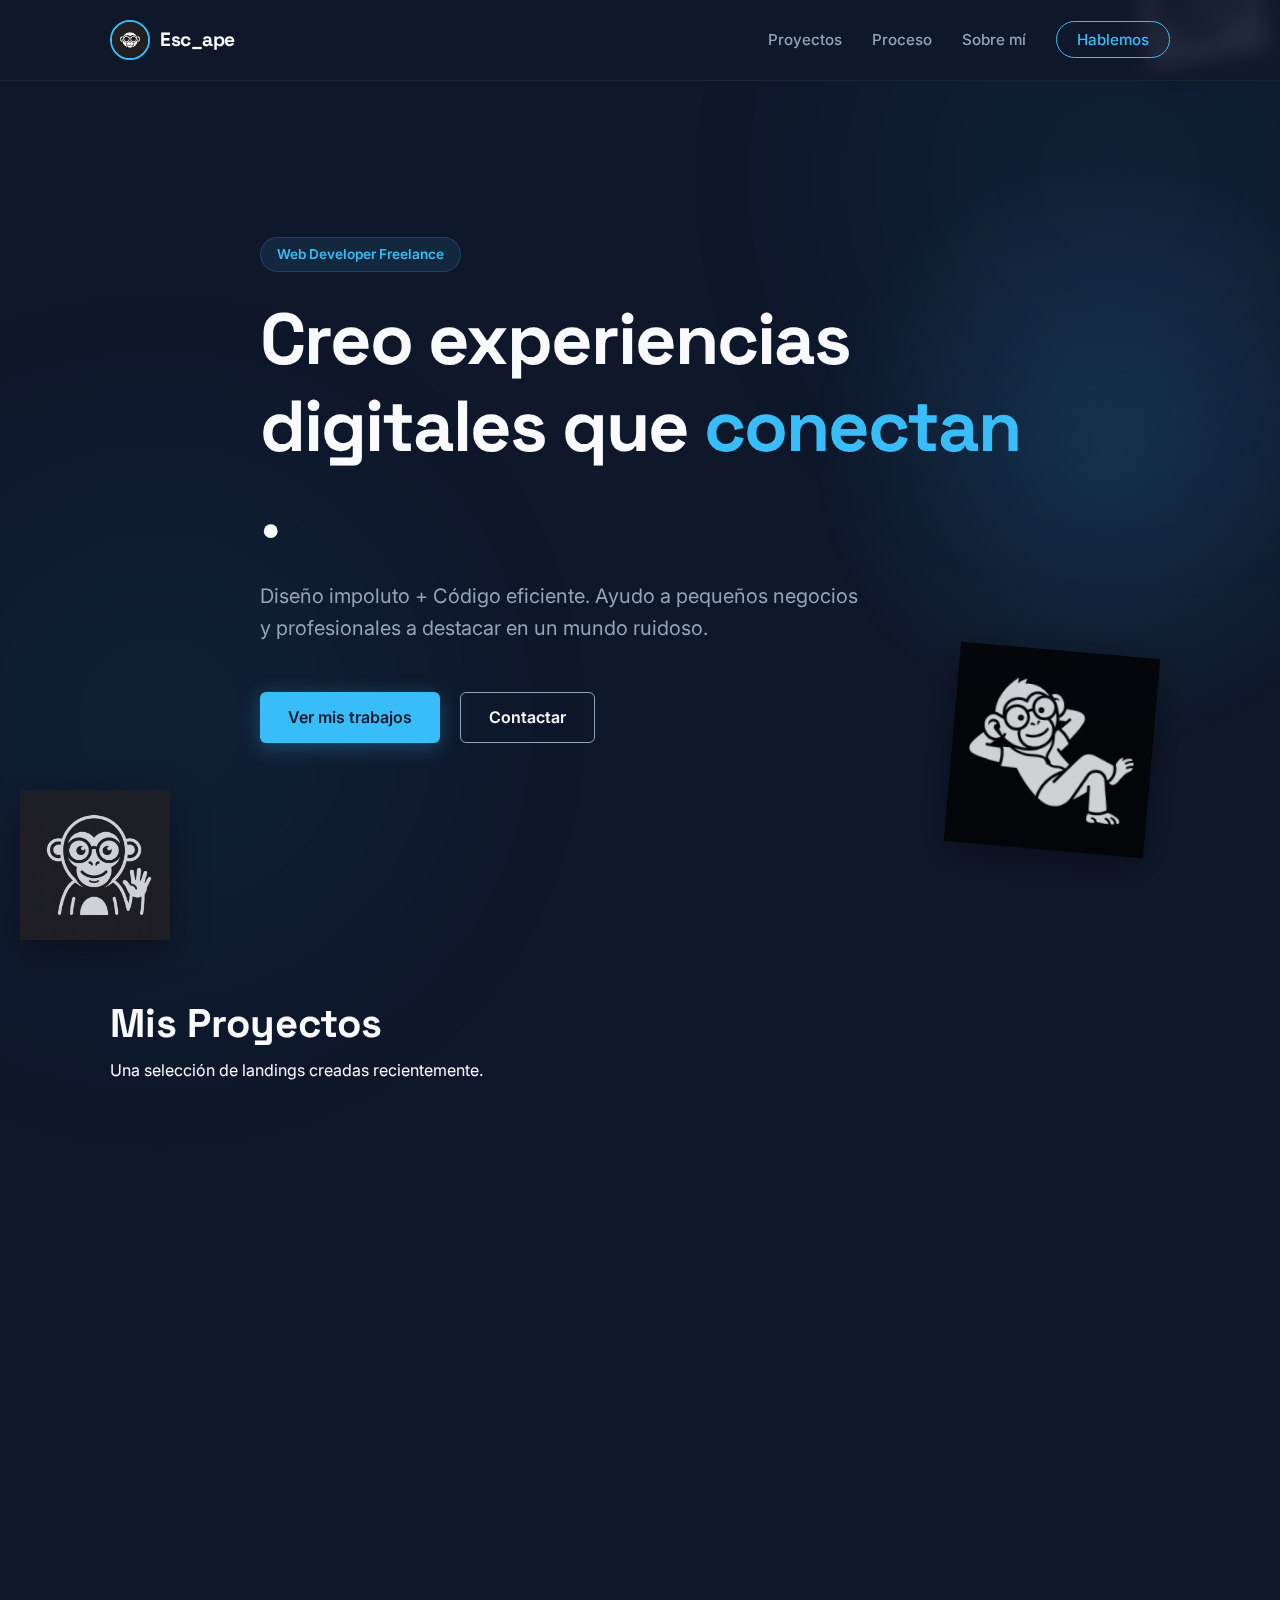
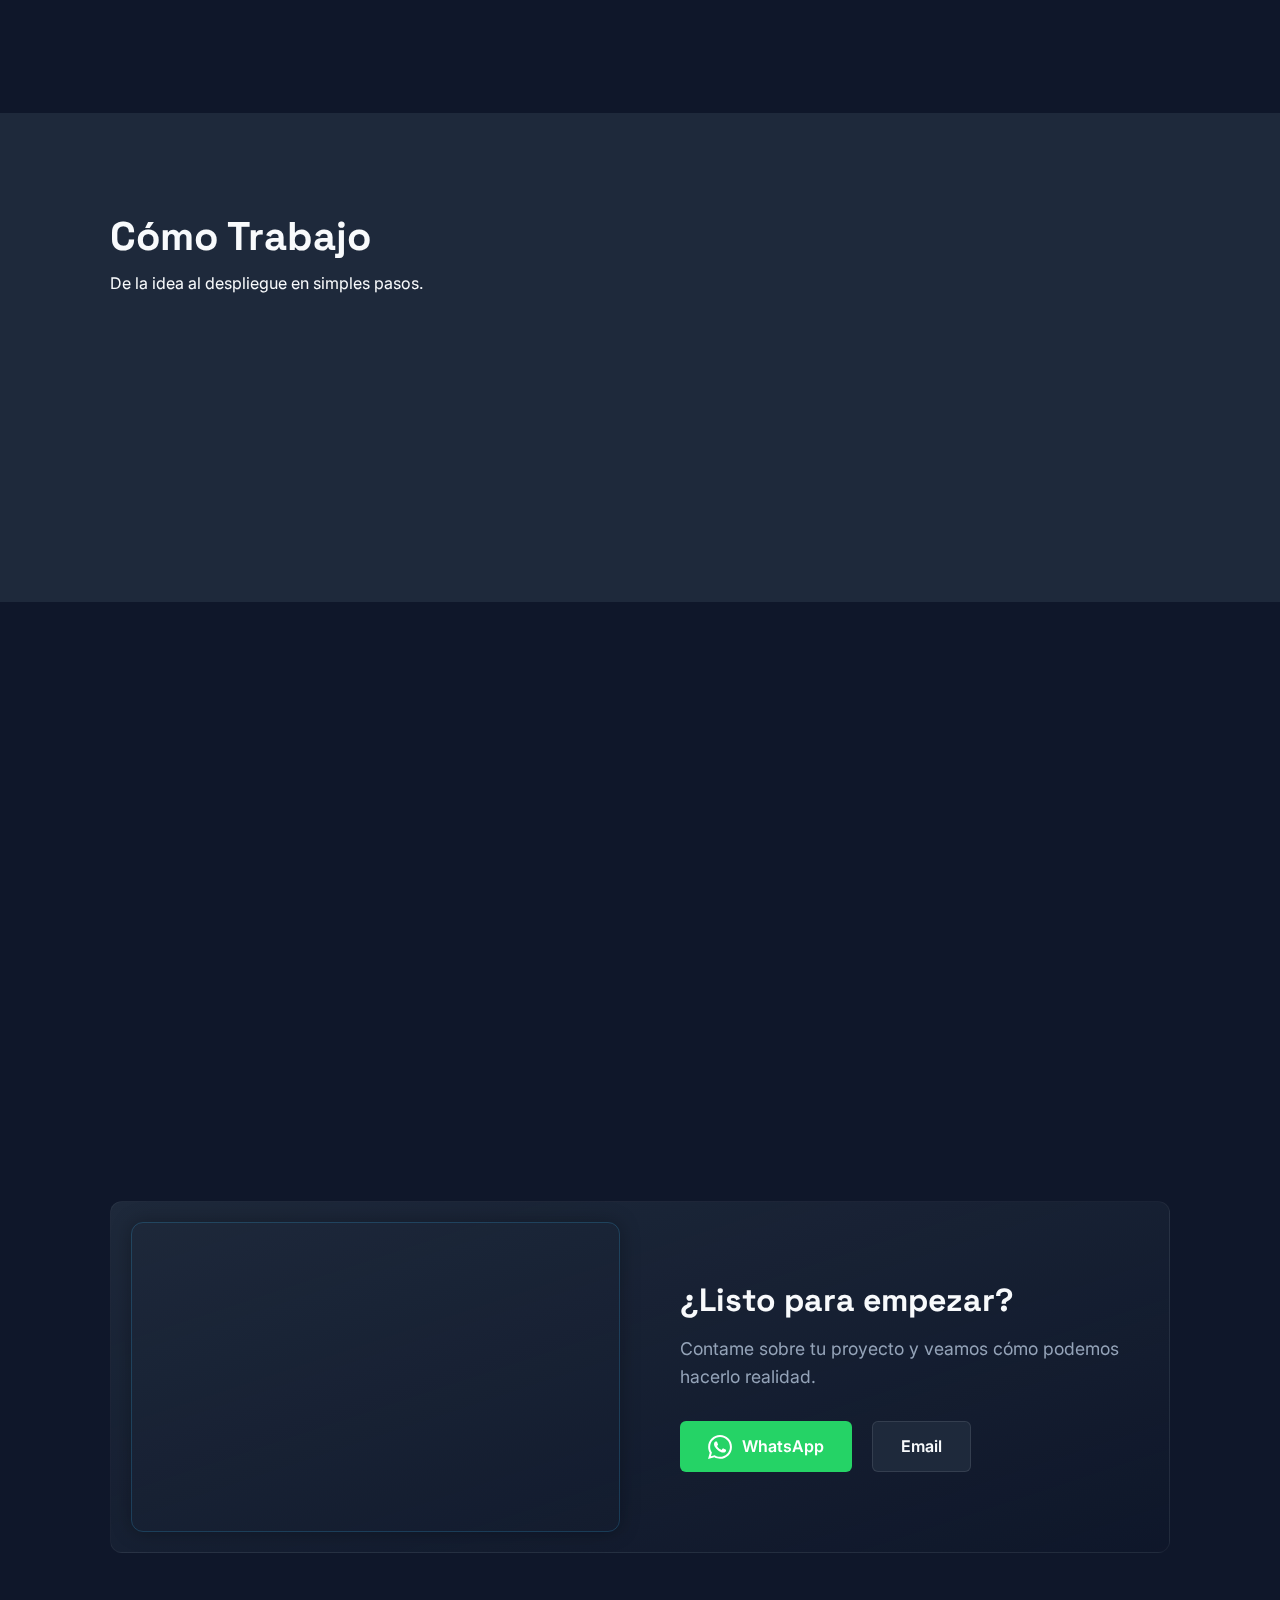
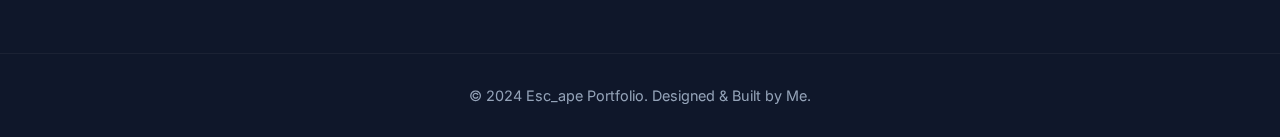
<file: index.html>
<!DOCTYPE html>
<html lang="es">

<head>
    <meta charset="UTF-8">
    <meta name="viewport" content="width=device-width, initial-scale=1.0">
    <meta name="description"
        content="Portafolio de Esc_ape. Desarrollador Web especializado en landing pages modernas y efectivas.">
    <title>Esc_ape | Creative Web Developer</title>
    <!-- Google Fonts: Space Grotesk (Tech/Modern) + Inter -->
    <link rel="preconnect" href="https://fonts.googleapis.com">
    <link rel="preconnect" href="https://fonts.gstatic.com" crossorigin>
    <link
        href="https://fonts.googleapis.com/css2?family=Inter:wght@300;400;600&family=Space+Grotesk:wght@400;500;700&display=swap"
        rel="stylesheet">

    <link rel="stylesheet" href="styles.css">
    <link rel="icon" type="image/png" href="img/favicon.png">
</head>

<body>

    <!-- Navegación -->
    <nav class="navbar">
        <div class="container nav-container">
            <a href="#" class="logo-wrapper">
                <img src="img/logo.png" alt="Esc_ape Logo" class="logo-img">
                <span class="logo-text">Esc_ape</span>
            </a>
            <ul class="nav-links">
                <li><a href="#proyectos">Proyectos</a></li>
                <li><a href="#proceso">Proceso</a></li>
                <li><a href="#sobre-mi">Sobre mí</a></li>
                <li><a href="#contacto" class="btn-nav">Hablemos</a></li>
            </ul>
            <div class="hamburger">
                <span></span>
                <span></span>
                <span></span>
            </div>
        </div>
    </nav>

    <!-- Hero Section -->
    <section class="hero">
        <div class="container hero-content">
            <span class="badge">Web Developer Freelance</span>
            <h1>Creo experiencias digitales que <span class="highlight">conectan</span>.</h1>
            <p>Diseño impoluto + Código eficiente. Ayudo a pequeños negocios y profesionales a destacar en un mundo
                ruidoso.</p>
            <div class="cta-group">
                <a href="#proyectos" class="btn btn-primary">Ver mis trabajos</a>
                <a href="#contacto" class="btn btn-outline">Contactar</a>
            </div>
        </div>
        <div class="hero-bg-decoration"></div>
        <img src="img/monkey-relax.png" alt="Esc_ape Mascot Relaxing" class="mascot mascot-hero">
    </section>

    <!-- Proyectos -->
    <section id="proyectos" class="section">
        <div class="container">
            <div class="section-header">
                <h2>Mis Proyectos</h2>
                <p>Una selección de landings creadas recientemente.</p>
            </div>

            <div class="projects-grid">
                <!-- Proyecto 1: Gomería -->
                <article class="project-card">
                    <a href="./gomeria-landing/index.html" target="_blank" class="card-image">
                        <img src="img/thumb-gomeria.png" alt="Gomería Express Demo"
                            style="width: 100%; height: 100%; object-fit: cover;">
                    </a>
                    <div class="card-content">
                        <h3>Gomería Local</h3>
                        <p>Landing page industrial con enfoque en conversión rápida vía WhatsApp.</p>
                        <div class="tags">
                            <span>HTML5</span>
                            <span>CSS Grid</span>
                            <span>Dark Mode</span>
                        </div>
                        <a href="./gomeria-landing/index.html" target="_blank" class="link-arrow">Ver Demo &nearr;</a>
                    </div>
                </article>

                <!-- Proyecto 2: Delivery -->
                <article class="project-card">
                    <a href="./delivery-landing/index.html" target="_blank" class="card-image">
                        <img src="img/thumb-delivery.png" alt="Burger House Demo"
                            style="width: 100%; height: 100%; object-fit: cover;">
                    </a>
                    <div class="card-content">
                        <h3>Delivery Gourmet</h3>
                        <p>Diseño cálido y apetitoso con animaciones suaves y menú interactivo.</p>
                        <div class="tags">
                            <span>Mobile First</span>
                            <span>UX Design</span>
                            <span>Animations</span>
                        </div>
                        <a href="./delivery-landing/index.html" target="_blank" class="link-arrow">Ver Demo &nearr;</a>
                    </div>
                </article>

                <!-- Proyecto 3: Consultoría -->
                <article class="project-card">
                    <a href="./consultant-landing/index.html" target="_blank" class="card-image">
                        <img src="img/thumb-consultant.png" alt="A. Díaz Consulting Demo"
                            style="width: 100%; height: 100%; object-fit: cover;">
                    </a>
                    <div class="card-content">
                        <h3>Servicios Profesionales</h3>
                        <p>Estilo minimalista y corporativo. Tipografía cuidada y máxima legibilidad.</p>
                        <div class="tags">
                            <span>Minimalism</span>
                            <span>Typography</span>
                            <span>Clean Code</span>
                        </div>
                        <a href="./consultant-landing/index.html" target="_blank" class="link-arrow">Ver Demo
                            &nearr;</a>
                    </div>
                </article>
            </div>
        </div>
    </section>

    <!-- Proceso -->
    <section id="proceso" class="section bg-secondary">
        <div class="container">
            <div class="section-header">
                <h2>Cómo Trabajo</h2>
                <p>De la idea al despliegue en simples pasos.</p>
            </div>

            <div class="process-steps">
                <div class="step">
                    <div class="step-number">01</div>
                    <h4>Descubrimiento</h4>
                    <p>Entiendo tu negocio, tu audiencia y tus objetivos reales.</p>
                </div>
                <div class="step">
                    <div class="step-number">02</div>
                    <h4>Diseño & Código</h4>
                    <p>Creo una propuesta visual y la traduzco a código limpio y rápido.</p>
                </div>
                <div class="step">
                    <div class="step-number">03</div>
                    <h4>Lanzamiento</h4>
                    <p>Optimizaciones finales y publicación. ¡Tu sitio online!</p>
                </div>
            </div>
            <img src="img/monkey-work.png" alt="Esc_ape Mascot Working" class="mascot mascot-process">
        </div>
    </section>

    <!-- Sobre Mí -->
    <section id="sobre-mi" class="section">
        <div class="container about-container">
            <div class="about-text">
                <h2>Detrás de Esc_ape</h2>
                <p>Soy un desarrollador apasionado por la simplicidad. Creo firmemente que una web no necesita ser
                    complicada para ser efectiva.</p>
                <p>Mi enfoque combina estética moderna con rendimiento técnico. No uso plantillas genéricas; construyo
                    soluciones a medida que cargan rápido y se ven bien en cualquier dispositivo.</p>
            </div>
            <div class="about-skills">
                <h3>Tech Stack</h3>
                <ul>
                    <li>HTML5 Semántico</li>
                    <li>CSS3 Moderno</li>
                    <li>JavaScript (ES6+)</li>
                    <li>Git & GitHub</li>
                    <li>Responsive Design</li>
                    <li>SEO Básico</li>
                </ul>
            </div>
        </div>
    </section>

    <!-- Contacto -->
    <section id="contacto" class="section contact-section">
        <div class="container">
            <div class="contact-grid">
                <div class="map-container">
                    <iframe
                        src="https://www.google.com/maps/embed?pb=!1m18!1m12!1m3!1d3540.325674067332!2d-58.80556632454131!3d-27.4687258763205!2m3!1f0!2f0!3f0!3m2!1i1024!2i768!4f13.1!3m3!1m2!1s0x94456ca0e8003f9b%3A0xc0703fbe7ec88470!2sRicardo%20Guti%C3%A9rrez%203900%2C%20W3400%20Corrientes!5e0!3m2!1ses-419!2sar!4v1706030000000!5m2!1ses-419!2sar"
                        width="100%" height="300" style="border:0;" allowfullscreen="" loading="lazy"
                        referrerpolicy="no-referrer-when-downgrade"></iframe>
                </div>
                <div class="contact-info">
                    <h2>¿Listo para empezar?</h2>
                    <p>Contame sobre tu proyecto y veamos cómo podemos hacerlo realidad.</p>
                    <div class="contact-links">
                        <a href="https://wa.me/5493644703335" class="btn btn-whatsapp">
                            <svg width="24" height="24" viewBox="0 0 24 24" fill="#fff">
                                <path
                                    d="M.057 24l1.687-6.163c-1.041-1.804-1.588-3.849-1.587-5.946.003-6.556 5.338-11.891 11.893-11.891 3.181.001 6.167 1.24 8.413 3.488 2.245 2.248 3.481 5.236 3.48 8.414-.003 6.557-5.338 11.892-11.893 11.892-1.99-.001-3.951-.5-5.688-1.448l-6.305 1.654zm6.597-3.807c1.676.995 3.276 1.591 5.392 1.592 5.448 0 9.886-4.434 9.889-9.885.002-5.462-4.415-9.89-9.881-9.892-5.452 0-9.887 4.434-9.889 9.884-.001 2.225.651 3.891 1.746 5.634l-.999 3.648 3.742-.981zm11.387-5.464c-.074-.124-.272-.198-.57-.347-.297-.149-1.758-.868-2.031-.967-.272-.099-.47-.149-.669.149-.198.297-.768.967-.941 1.165-.173.198-.347.223-.644.074-.297-.149-1.255-.462-2.39-1.475-.883-.788-1.48-1.761-1.653-2.059-.173-.297-.018-.458.13-.606.134-.133.297-.347.446-.521.151-.172.2-.296.3-.495.099-.198.05-.372-.025-.521-.075-.148-.669-1.611-.916-2.206-.242-.579-.487-.501-.669-.51l-.57-.01c-.198 0-.52.074-.792.372s-1.04 1.016-1.04 2.479 1.065 2.876 1.213 3.074c.149.198 2.095 3.2 5.076 4.487.709.306 1.263.489 1.694.626.712.226 1.36.194 1.872.118.571-.085 1.758-.719 2.006-1.413.248-.695.248-1.29.173-1.414z" />
                            </svg>
                            WhatsApp
                        </a>
                        <a href="mailto:escp.207@gmail.com" class="btn btn-email">Email</a>
                    </div>
                </div>
                <img src="img/monkey-hello.png" alt="Esc_ape Mascot Greeting" class="mascot mascot-contact">
            </div>
    </section>

    <footer>
        <div class="container">
            <p>&copy; 2024 Esc_ape Portfolio. Designed & Built by Me.</p>
        </div>
    </footer>

    <script src="script.js"></script>
</body>

</html>
</file>
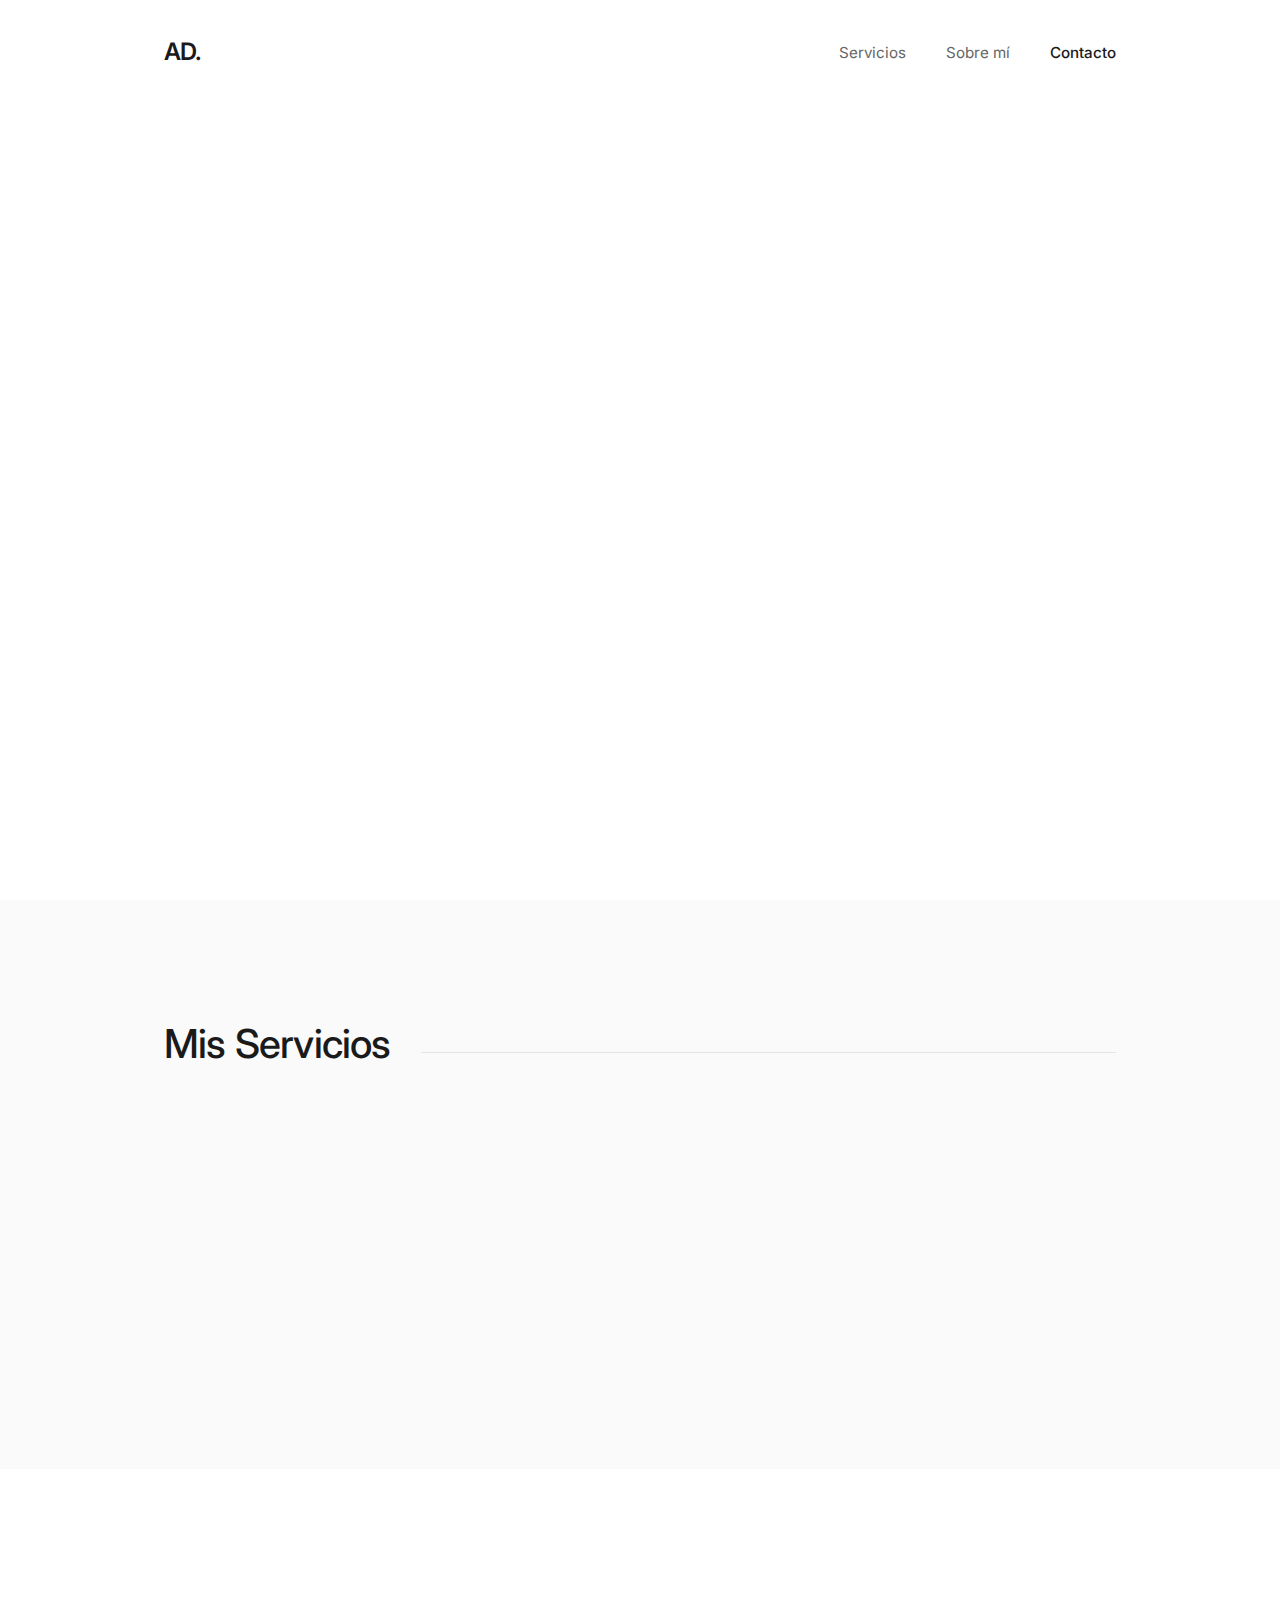
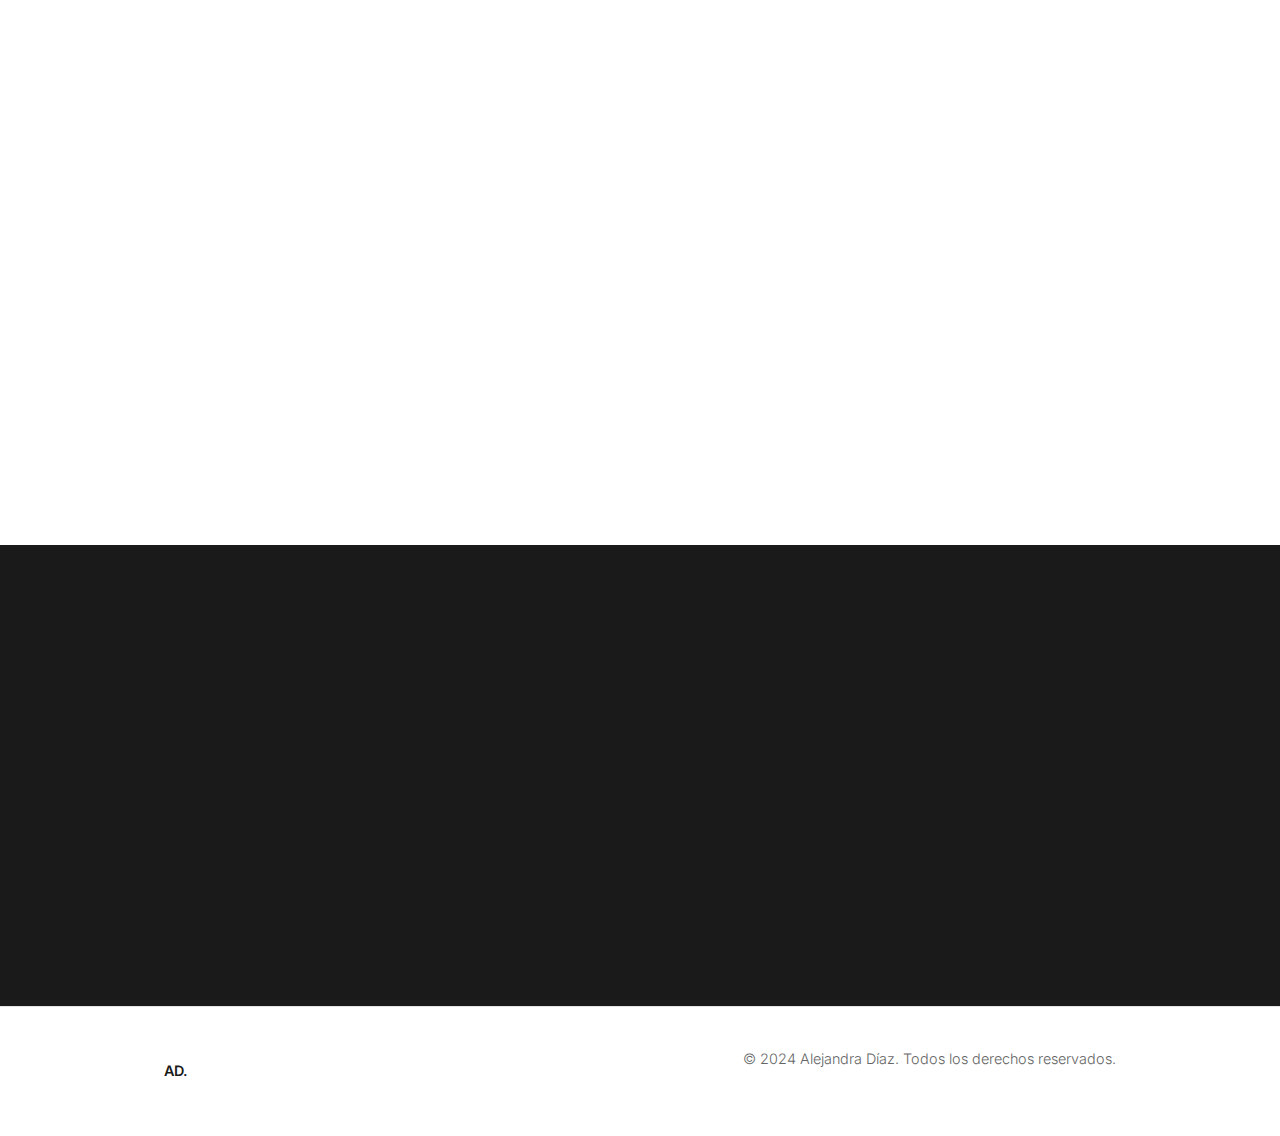
<file: consultant-landing/index.html>
<!DOCTYPE html>
<html lang="es">

<head>
    <meta charset="UTF-8">
    <meta name="viewport" content="width=device-width, initial-scale=1.0">
    <meta name="description"
        content="Servicios de consultoría estratégica y desarrollo profesional. Maximiza tu potencial y el de tu negocio.">
    <title>Alejandra Díaz | Consultoría Estratégica</title>
    <!-- Fuente: Inter (Google Fonts) -->
    <link rel="preconnect" href="https://fonts.googleapis.com">
    <link rel="preconnect" href="https://fonts.gstatic.com" crossorigin>
    <link href="https://fonts.googleapis.com/css2?family=Inter:wght@300;400;500;600&display=swap" rel="stylesheet">
    <link rel="stylesheet" href="styles.css">
</head>

<body>

    <!-- Navegación Minimalista -->
    <nav class="navbar">
        <div class="container nav-container">
            <a href="#" class="logo">AD.</a>
            <ul class="nav-links">
                <li><a href="#servicios">Servicios</a></li>
                <li><a href="#sobre-mi">Sobre mí</a></li>
                <li><a href="#contacto" class="link-contact">Contacto</a></li>
            </ul>
            <div class="hamburger">
                <span></span>
                <span></span>
            </div>
        </div>
    </nav>

    <!-- Hero Section -->
    <header class="hero">
        <div class="container hero-wrapper">
            <div class="hero-text fade-in-up">
                <span class="subtitle">Consultoría & Estrategia</span>
                <h1>Transformando ideas en <br> <span class="accent">resultados medibles</span>.</h1>
                <p>Ayudo a emprendedores y empresas a clarificar su visión y ejecutar estrategias de crecimiento
                    sostenible.</p>
                <div class="btn-group">
                    <a href="#contacto" class="btn btn-primary">Agendar Consulta</a>
                    <a href="#servicios" class="btn btn-text">Ver Servicios &rarr;</a>
                </div>
            </div>
            <div class="hero-image fade-in-up delay-200">
                <img src="img/hero.png" alt="Espacio de trabajo minimalista">
            </div>
        </div>
    </header>

    <!-- Servicios -->
    <section id="servicios" class="section bg-light">
        <div class="container">
            <div class="section-header">
                <h2>Mis Servicios</h2>
                <div class="separator"></div>
            </div>
            <div class="services-grid">
                <div class="service-card">
                    <span class="service-number">01</span>
                    <h3>Estrategia de Negocio</h3>
                    <p>Análisis profundo de tu modelo actual para identificar oportunidades de optimización y
                        crecimiento.</p>
                </div>
                <div class="service-card">
                    <span class="service-number">02</span>
                    <h3>Transformación Digital</h3>
                    <p>Integración de herramientas tecnológicas para automatizar procesos y mejorar la eficiencia
                        operativa.</p>
                </div>
                <div class="service-card">
                    <span class="service-number">03</span>
                    <h3>Mentoria Ejecutiva</h3>
                    <p>Acompañamiento uno a uno para líderes que buscan potenciar sus habilidades de toma de decisiones.
                    </p>
                </div>
            </div>
        </div>
    </section>

    <!-- Sobre Mí -->
    <section id="sobre-mi" class="section">
        <div class="container about-wrapper">
            <div class="about-content">
                <span class="subtitle">Sobre mí</span>
                <h2>Más que consultoría, <br>una alianza estratégica.</h2>
                <p>Con más de 10 años de experiencia en el sector corporativo y startups, mi enfoque combina datos duros
                    con empatía humana. No creo en las fórmulas mágicas, sino en el trabajo inteligente y constante.</p>
                <p>Mi objetivo es simple: darte la claridad y las herramientas que necesitas para avanzar.</p>
                <div class="stats">
                    <div class="stat-item">
                        <strong>+120</strong>
                        <span>Proyectos</span>
                    </div>
                    <div class="stat-item">
                        <strong>98%</strong>
                        <span>Satisfacción</span>
                    </div>
                </div>
            </div>
        </div>
    </section>

    <!-- Contacto -->
    <section id="contacto" class="section contact-section">
        <div class="container">
            <div class="contact-box">
                <h2>Hablemos de tu próximo paso</h2>
                <p>Estoy disponible para nuevos proyectos a partir del próximo mes. ¿Tenés una idea en mente?</p>

                <div class="contact-actions">
                    <a href="mailto:hola@alejandradiaz.com" class="contact-link">
                        <svg width="24" height="24" viewBox="0 0 24 24" fill="none" stroke="currentColor"
                            stroke-width="2">
                            <path d="M4 4h16c1.1 0 2 .9 2 2v12c0 1.1-.9 2-2 2H4c-1.1 0-2-.9-2-2V6c0-1.1.9-2 2-2z">
                            </path>
                            <polyline points="22,6 12,13 2,6"></polyline>
                        </svg>
                        hola@alejandradiaz.com
                    </a>
                    <a href="https://wa.me/5491112345678" class="contact-link">
                        <svg width="24" height="24" viewBox="0 0 24 24" fill="none" stroke="currentColor"
                            stroke-width="2">
                            <path
                                d="M21 11.5a8.38 8.38 0 0 1-.9 3.8 8.5 8.5 0 0 1-7.6 4.7 8.38 8.38 0 0 1-3.8-.9L3 21l1.9-5.7a8.38 8.38 0 0 1-.9-3.8 8.5 8.5 0 0 1 4.7-7.6 8.38 8.38 0 0 1 3.8-.9h.5a8.48 8.48 0 0 1 8 8v.5z">
                            </path>
                        </svg>
                        WhatsApp Directo
                    </a>
                </div>
            </div>
        </div>
    </section>

    <!-- Footer Simple -->
    <footer>
        <div class="container footer-container">
            <span class="footer-logo">AD.</span>
            <p>&copy; 2024 Alejandra Díaz. Todos los derechos reservados.</p>
        </div>
    </footer>

    <script src="script.js"></script>
</body>

</html>
</file>
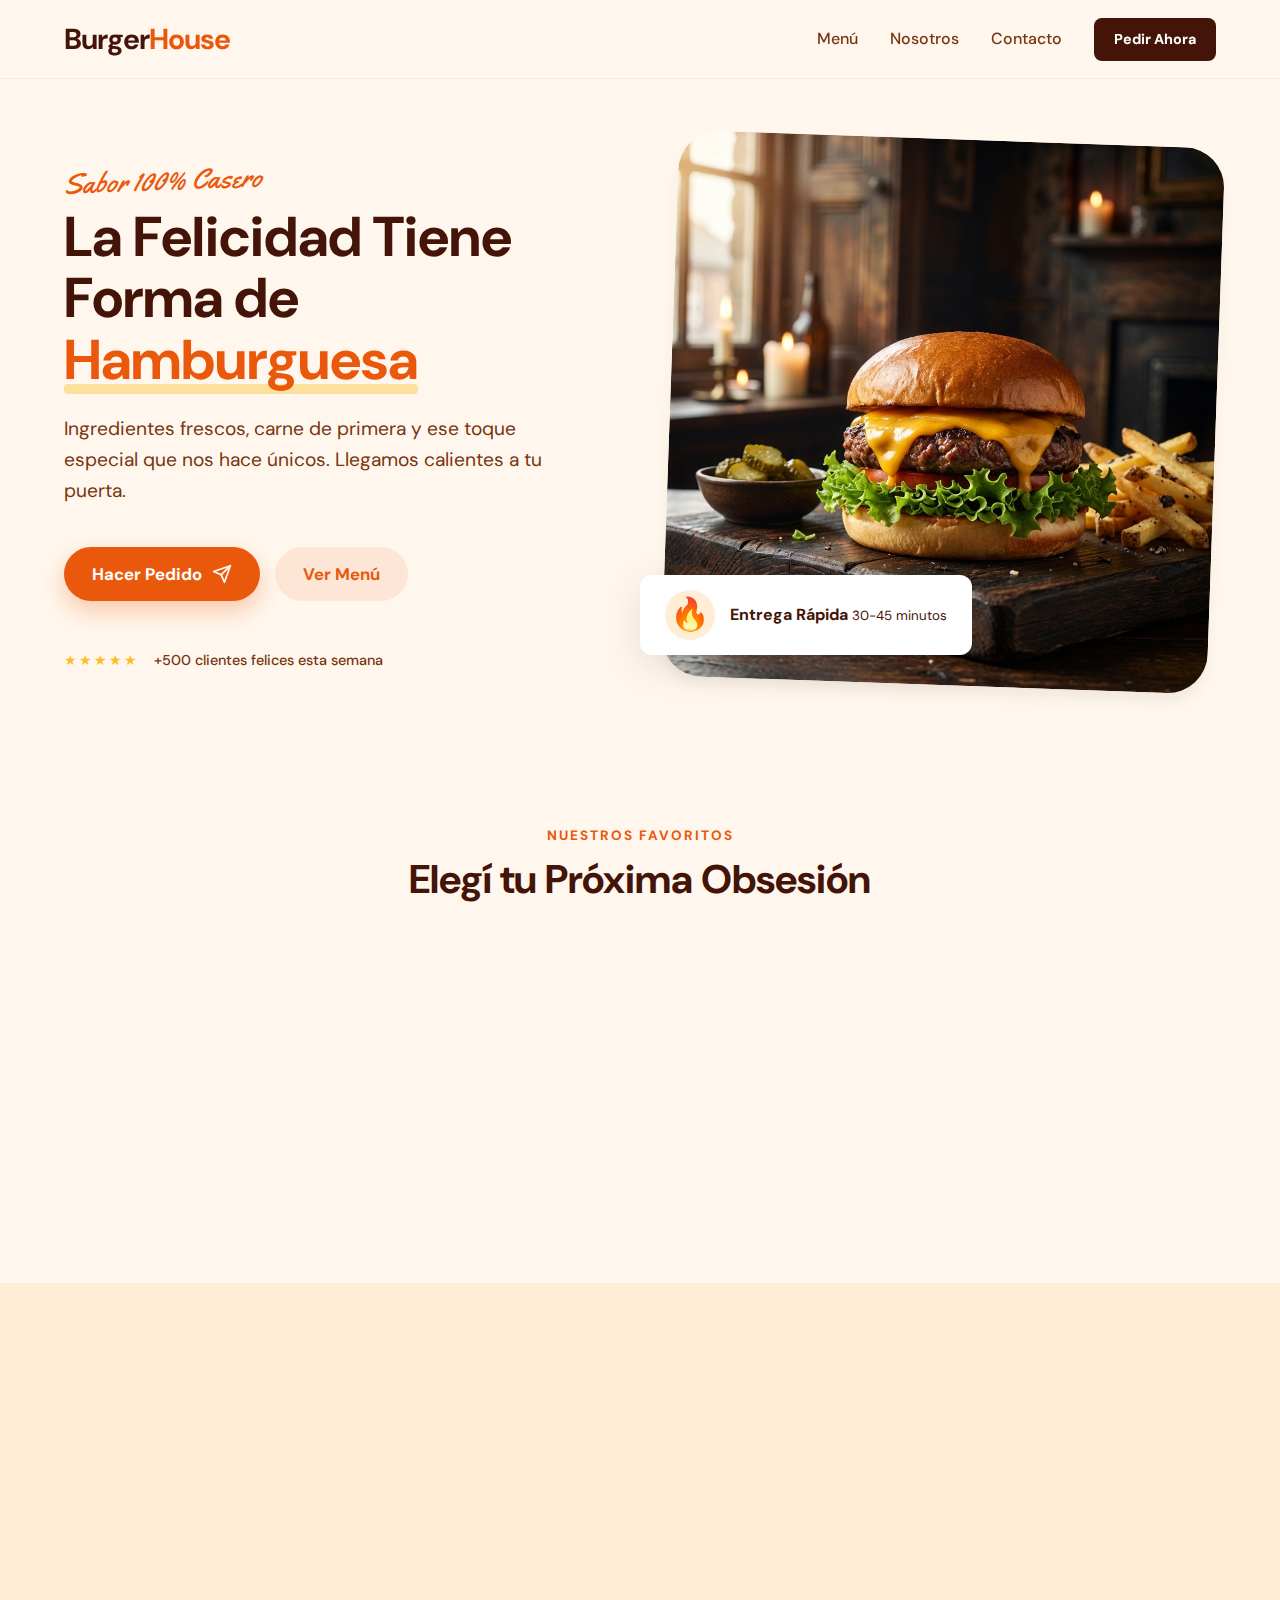
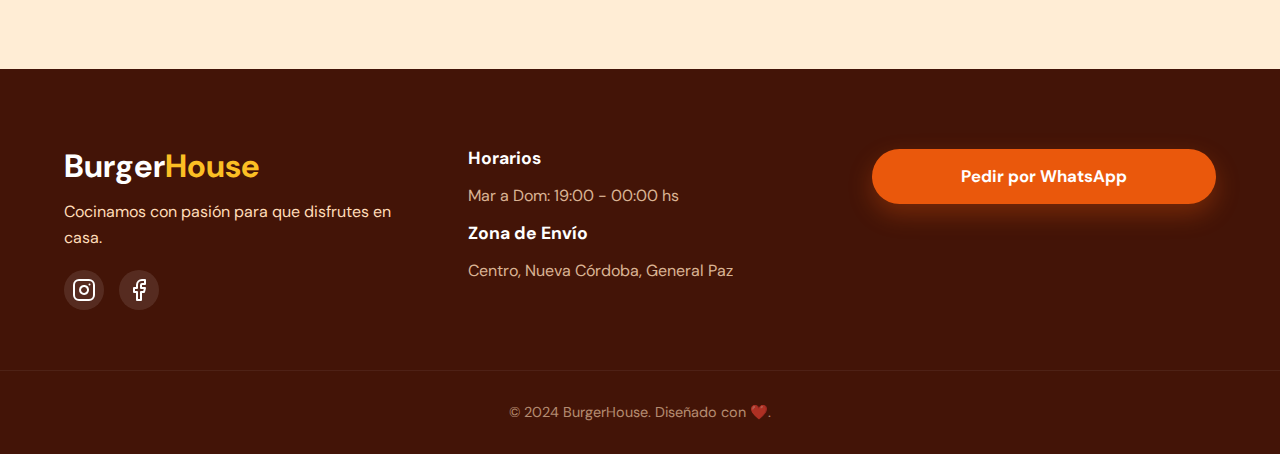
<file: delivery-landing/index.html>
<!DOCTYPE html>
<html lang="es">

<head>
    <meta charset="UTF-8">
    <meta name="viewport" content="width=device-width, initial-scale=1.0">
    <meta name="description"
        content="Las mejores hamburguesas caseras de la ciudad. Delivery rápido y comida caliente. ¡Pedí ahora por WhatsApp!">
    <title>BurgerHouse | Delivery de Sabores Caseros</title>
    <!-- Google Fonts: DM Sans para un look moderno y amigable -->
    <link rel="preconnect" href="https://fonts.googleapis.com">
    <link rel="preconnect" href="https://fonts.gstatic.com" crossorigin>
    <link href="https://fonts.googleapis.com/css2?family=DM+Sans:wght@400;500;700&family=Yellowtail&display=swap"
        rel="stylesheet">
    <link rel="stylesheet" href="styles.css">
</head>

<body>

    <!-- Navegación -->
    <nav class="navbar">
        <div class="container nav-container">
            <a href="#" class="logo">Burger<span class="accent">House</span></a>
            <div class="nav-links-container">
                <ul class="nav-links">
                    <li><a href="#menu">Menú</a></li>
                    <li><a href="#nosotros">Nosotros</a></li>
                    <li><a href="#contacto">Contacto</a></li>
                </ul>
                <a href="https://wa.me/5491112345678" class="btn-nav">
                    <span>Pedir Ahora</span>
                </a>
            </div>
            <div class="hamburger">
                <div class="line"></div>
                <div class="line"></div>
                <div class="line"></div>
            </div>
        </div>
    </nav>

    <!-- Hero Section -->
    <header class="hero">
        <div class="hero-content container">
            <div class="hero-text">
                <span class="tagline">Sabor 100% Casero</span>
                <h1>La Felicidad Tiene Forma de <span class="text-highlight">Hamburguesa</span></h1>
                <p>Ingredientes frescos, carne de primera y ese toque especial que nos hace únicos. Llegamos calientes a
                    tu puerta.</p>
                <div class="hero-btns">
                    <a href="https://wa.me/5491112345678" class="btn btn-primary">
                        Hacer Pedido
                        <svg width="20" height="20" viewBox="0 0 24 24" fill="none" stroke="currentColor"
                            stroke-width="2" stroke-linecap="round" stroke-linejoin="round">
                            <line x1="22" y1="2" x2="11" y2="13"></line>
                            <polygon points="22 2 15 22 11 13 2 9 22 2"></polygon>
                        </svg>
                    </a>
                    <a href="#menu" class="btn btn-secondary">Ver Menú</a>
                </div>
                <div class="social-proof">
                    <div class="stars">★★★★★</div>
                    <span>+500 clientes felices esta semana</span>
                </div>
            </div>
            <div class="hero-image">
                <div class="image-blob">
                    <img src="img/hero-food.png" alt="Hamburguesa Gourmet con papas">
                </div>
                <div class="floating-card">
                    <span class="emoji">🔥</span>
                    <div>
                        <strong>Entrega Rápida</strong>
                        <small>30-45 minutos</small>
                    </div>
                </div>
            </div>
        </div>
    </header>

    <!-- Sección Menú -->
    <section id="menu" class="section">
        <div class="container">
            <div class="section-header">
                <span class="subtitle">Nuestros Favoritos</span>
                <h2>Elegí tu Próxima <span class="accent">Obsesión</span></h2>
            </div>

            <div class="menu-grid">
                <!-- Producto 1 -->
                <article class="menu-item">
                    <div class="item-tag">Más vendido</div>
                    <div class="item-content">
                        <div class="item-header">
                            <h3>La "Clásica Americana"</h3>
                            <span class="price">$5.500</span>
                        </div>
                        <p class="description">Doble carne smashed, cheddar fundido, panceta crocante y nuestra salsa
                            secreta en pan de papa.</p>
                        <a href="https://wa.me/5491112345678?text=Quiero pedir una Clásica Americana"
                            class="btn-order">Pedir <span class="arrow">→</span></a>
                    </div>
                </article>

                <!-- Producto 2 -->
                <article class="menu-item">
                    <div class="item-content">
                        <div class="item-header">
                            <h3>La "Criolla"</h3>
                            <span class="price">$5.200</span>
                        </div>
                        <p class="description">Carne 180g, provoleta, salsa criolla, rúcula fresca y mayonesa de
                            chimichurri.</p>
                        <a href="https://wa.me/5491112345678?text=Quiero pedir una Criolla" class="btn-order">Pedir
                            <span class="arrow">→</span></a>
                    </div>
                </article>

                <!-- Producto 3 -->
                <article class="menu-item">
                    <div class="item-tag vegetarian">Veggie</div>
                    <div class="item-content">
                        <div class="item-header">
                            <h3>La "Green Power"</h3>
                            <span class="price">$4.800</span>
                        </div>
                        <p class="description">Medallón de lentejas y arroz yamaní, palta, tomate, lechuga y mayonesa
                            vegana.</p>
                        <a href="https://wa.me/5491112345678?text=Quiero pedir una Green Power" class="btn-order">Pedir
                            <span class="arrow">→</span></a>
                    </div>
                </article>
            </div>
        </div>
    </section>

    <!-- Por Qué Elegirnos -->
    <section id="nosotros" class="section bg-warm">
        <div class="container">
            <div class="features-grid">
                <div class="feature-card">
                    <div class="icon-box">🍞</div>
                    <h3>Pan Casero</h3>
                    <p>Horneamos nuestro propio pan de papa todos los días. Suave, esponjoso y fresco.</p>
                </div>
                <div class="feature-card">
                    <div class="icon-box">🥩</div>
                    <h3>Carne Premium</h3>
                    <p>Blend especial de carne seleccionado por nosotros. Nunca congelada.</p>
                </div>
                <div class="feature-card">
                    <div class="icon-box">🚀</div>
                    <h3>Envío Flash</h3>
                    <p>Sistema de reparto optimizado para que la comida llegue caliente.</p>
                </div>
            </div>
        </div>
    </section>

    <!-- Banner / Footer -->
    <footer id="contacto" class="footer">
        <div class="container footer-content">
            <div class="footer-brand">
                <h2>Burger<span class="accent-white">House</span></h2>
                <p>Cocinamos con pasión para que disfrutes en casa.</p>
                <div class="social-links">
                    <a href="#" aria-label="Instagram"><svg width="24" height="24" viewBox="0 0 24 24" fill="none"
                            stroke="currentColor" stroke-width="2" stroke-linecap="round" stroke-linejoin="round">
                            <rect x="2" y="2" width="20" height="20" rx="5" ry="5"></rect>
                            <path d="M16 11.37A4 4 0 1 1 12.63 8 4 4 0 0 1 16 11.37z"></path>
                            <line x1="17.5" y1="6.5" x2="17.51" y2="6.5"></line>
                        </svg></a>
                    <a href="#" aria-label="Facebook"><svg width="24" height="24" viewBox="0 0 24 24" fill="none"
                            stroke="currentColor" stroke-width="2" stroke-linecap="round" stroke-linejoin="round">
                            <path d="M18 2h-3a5 5 0 0 0-5 5v3H7v4h3v8h4v-8h3l1-4h-4V7a1 1 0 0 1 1-1h3z"></path>
                        </svg></a>
                </div>
            </div>
            <div class="footer-info">
                <h3>Horarios</h3>
                <p>Mar a Dom: 19:00 - 00:00 hs</p>
                <h3>Zona de Envío</h3>
                <p>Centro, Nueva Córdoba, General Paz</p>
            </div>
            <div class="footer-cta">
                <a href="https://wa.me/5491112345678" class="btn btn-primary full-width">
                    Pedir por WhatsApp
                </a>
            </div>
        </div>
        <div class="copyright">
            <p>&copy; 2024 BurgerHouse. Diseñado con ❤️.</p>
        </div>
    </footer>

    <script src="script.js"></script>
</body>

</html>
</file>
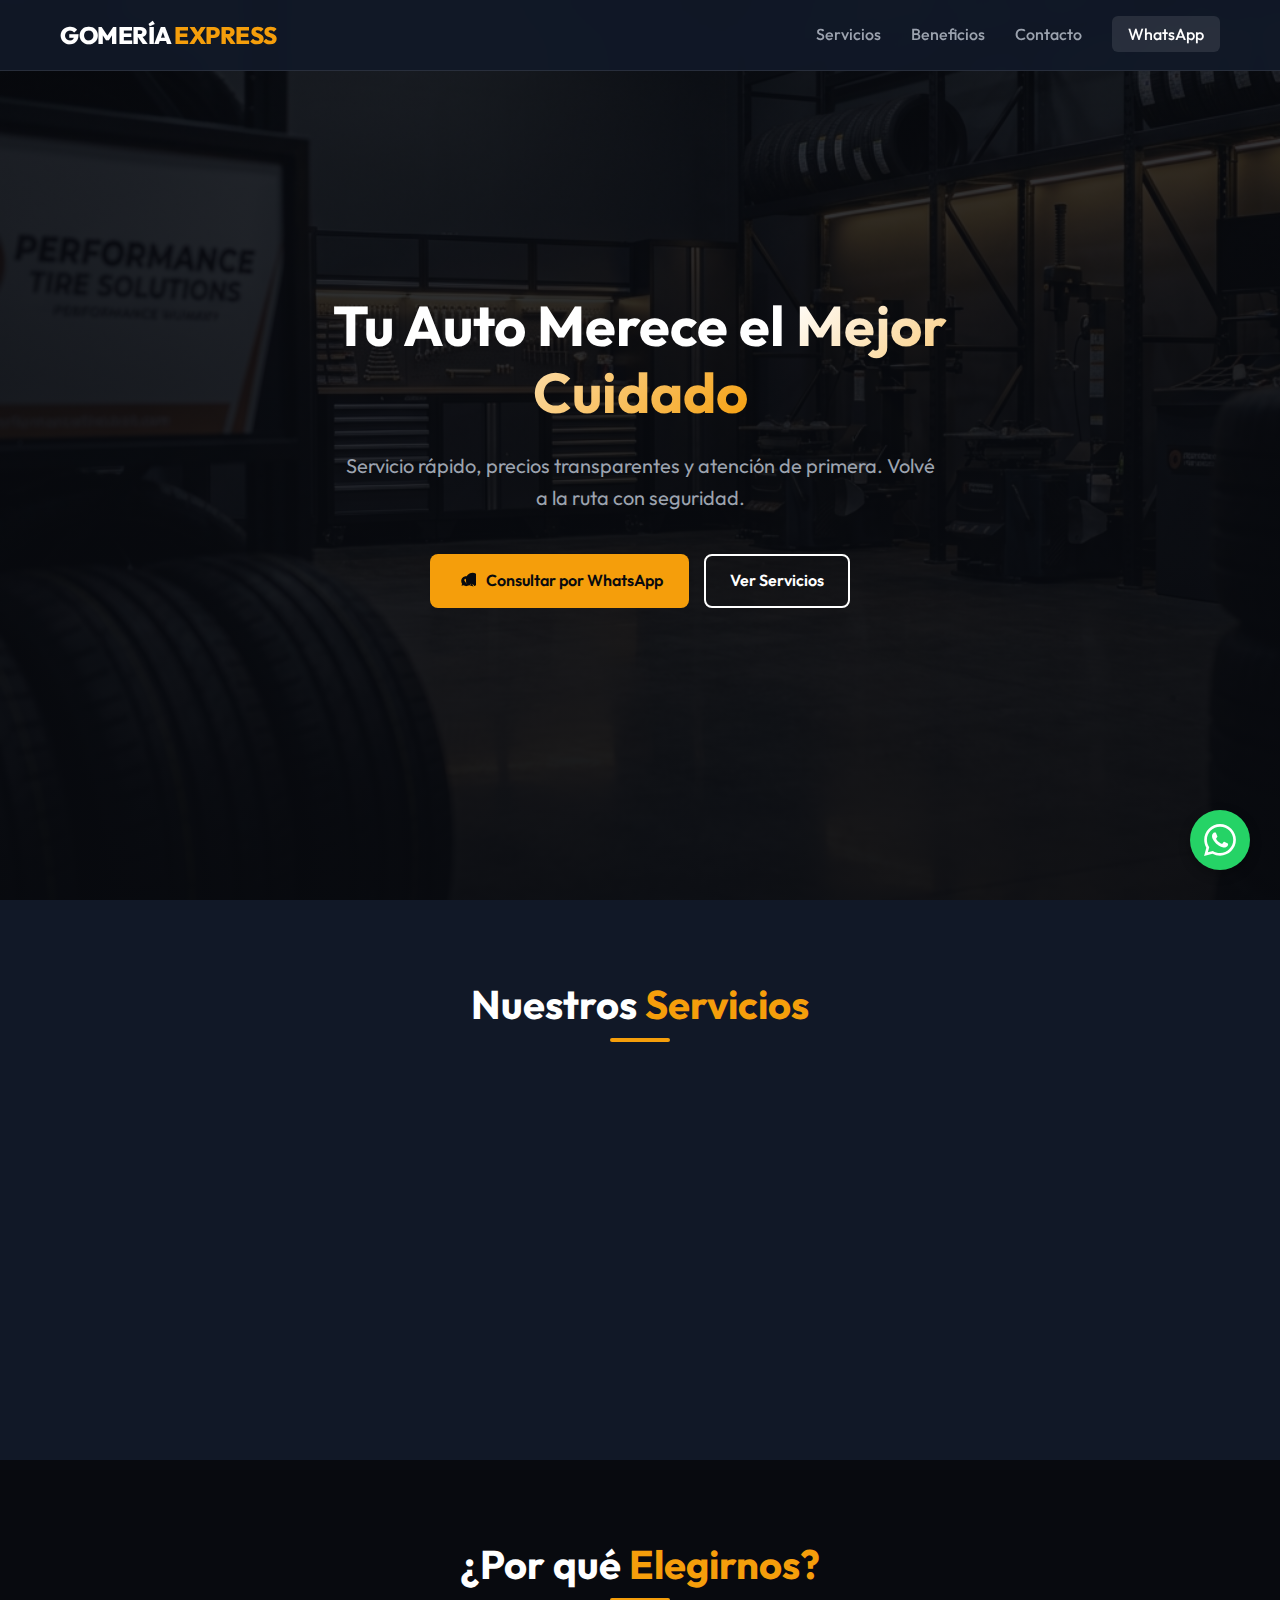
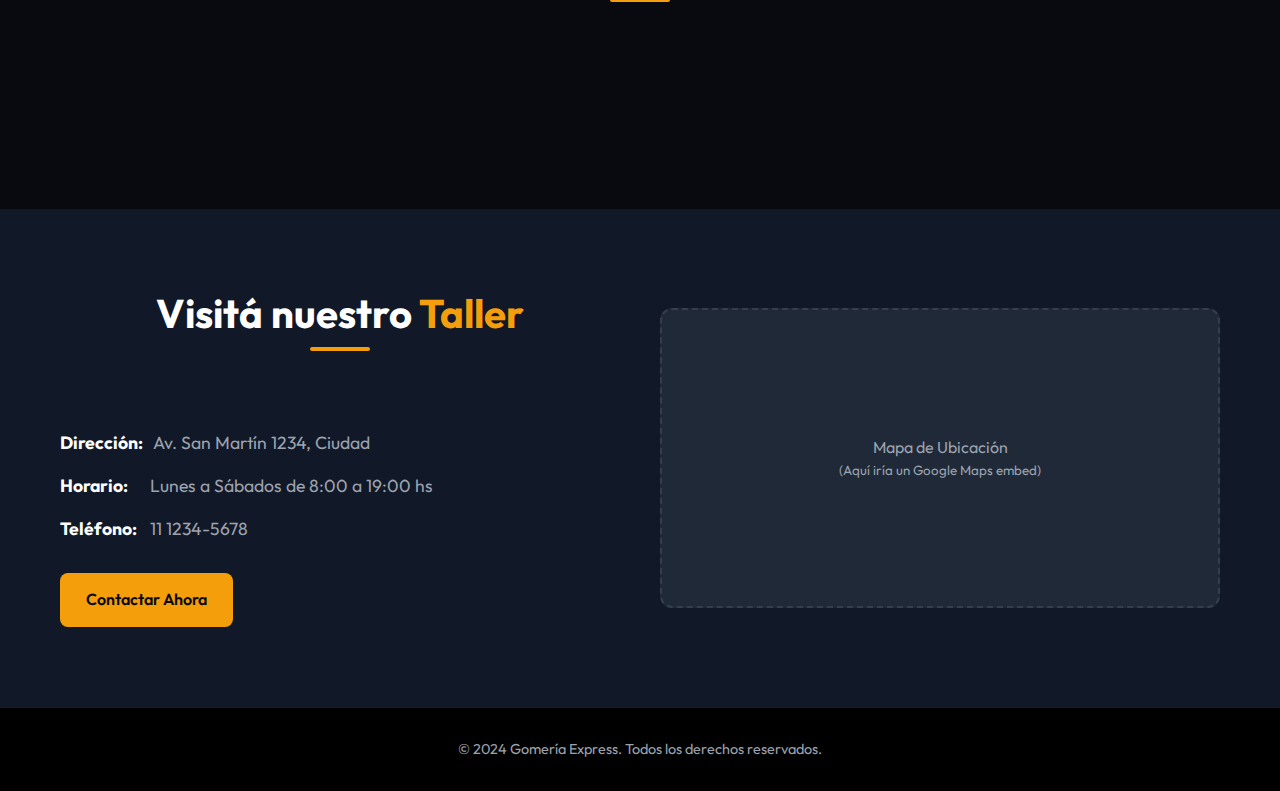
<file: gomeria-landing/index.html>
<!DOCTYPE html>
<html lang="es">
<head>
    <meta charset="UTF-8">
    <meta name="viewport" content="width=device-width, initial-scale=1.0">
    <meta name="description" content="Servicio de gomería profesional. Reparación de llantas, balanceo y alineación. Atención rápida y confiable.">
    <title>Gomería Express | Servicio Profesional de Neumáticos</title>
    <!-- Google Fonts -->
    <link rel="preconnect" href="https://fonts.googleapis.com">
    <link rel="preconnect" href="https://fonts.gstatic.com" crossorigin>
    <link href="https://fonts.googleapis.com/css2?family=Outfit:wght@300;400;600;800&display=swap" rel="stylesheet">
    <!-- Hojas de Estilo -->
    <link rel="stylesheet" href="styles.css">
    <!-- Iconos (Usaremos SVGs inline para mayor performance y 0 dependencias externas pesadas) -->
</head>
<body>

    <!-- Navegación -->
    <nav class="navbar">
        <div class="container nav-container">
            <a href="#" class="logo">GOMERÍA <span class="accent">EXPRESS</span></a>
            <ul class="nav-links">
                <li><a href="#servicios">Servicios</a></li>
                <li><a href="#beneficios">Beneficios</a></li>
                <li><a href="#contacto">Contacto</a></li>
                <li><a href="https://wa.me/5491112345678" class="btn-nav">WhatsApp</a></li>
            </ul>
            <div class="hamburger">
                <span></span>
                <span></span>
                <span></span>
            </div>
        </div>
    </nav>

    <!-- Hero Section -->
    <header class="hero" id="inicio">
        <div class="hero-overlay"></div>
        <div class="container hero-content">
            <h1>Tu Auto Merece el <span class="text-gradient">Mejor Cuidado</span></h1>
            <p>Servicio rápido, precios transparentes y atención de primera. Volvé a la ruta con seguridad.</p>
            <div class="hero-buttons">
                <a href="https://wa.me/5491112345678" class="btn btn-primary">
                    <svg width="20" height="20" viewBox="0 0 24 24" fill="currentColor" class="icon-btn"><path d="M12.031 6.172c-3.181 0-5.767 2.586-5.768 5.766-.001 1.298.38 2.27 1.019 3.287l-.711 2.592 2.654-.698c.93.509 1.842.771 2.803.771 3.181 0 5.767-2.587 5.768-5.766.001-3.182-2.585-5.769-5.765-5.752zm6.388 8.267c-.238 2.091-1.381 2.833-2.618 2.383-2.536-.922-3.83-2.73-3.83-2.73-.016-.017-1.428-1.581-1.783-2.316-.425-.879-.045-1.785.34-2.126.183-.162.378-.239.544-.239.141 0 .282.028.423.084.225.09.916 1.706 1.012 1.916.096.21.05.385-.05.58-.1.196-.205.297-.406.492-.201.195-.417.41-.186.81.23.402 1.026 1.7 2.193 2.748 1.168 1.047 2.115.957 2.417.809.302-.148.916-.948 1.157-1.353.241-.405.472-.346.793-.216.321.13 2.05.975 2.402 1.15.351.174.582.261.662.406.08.145.08 1.066-.161 2.054zm1.5-12.285c-4.437 0-8.034 3.596-8.035 8.033 0 1.416.368 2.791 1.067 4.004l-1.131 4.133 4.228-1.109c1.176.641 2.502.979 3.87 1.002.001 0 .001 0 .002 0 4.437 0 8.034-3.597 8.035-8.034.001-2.147-.834-4.164-2.352-5.681-1.517-1.516-3.535-2.348-5.684-2.348z"/></svg>
                    Consultar por WhatsApp
                </a>
                <a href="#servicios" class="btn btn-outline">Ver Servicios</a>
            </div>
        </div>
    </header>

    <!-- Servicios -->
    <section id="servicios" class="section">
        <div class="container">
            <h2 class="section-title">Nuestros <span class="accent">Servicios</span></h2>
            <div class="grid-cards">
                <!-- Card 1 -->
                <div class="card">
                    <div class="card-icon">
                        <svg width="40" height="40" viewBox="0 0 24 24" fill="none" stroke="currentColor" stroke-width="2"><circle cx="12" cy="12" r="10"/><circle cx="12" cy="12" r="3"/><path d="M12 2v2"/><path d="M12 20v2"/><path d="M2 12h2"/><path d="M20 12h2"/></svg>
                    </div>
                    <h3>Reparación de Pinchaduras</h3>
                    <p>Parches rápidos y vulcanizados para todo tipo de neumáticos. Volvé a rodar en minutos.</p>
                </div>
                <!-- Card 2 -->
                <div class="card">
                    <div class="card-icon">
                        <svg width="40" height="40" viewBox="0 0 24 24" fill="none" stroke="currentColor" stroke-width="2"><path d="M7 17l-5-5 5-5"/><path d="M17 7l5 5-5 5"/><path d="M12 3v18"/></svg>
                    </div>
                    <h3>Alineación 3D</h3>
                    <p>Tecnología de última generación para asegurar que tu auto viaje recto y seguro.</p>
                </div>
                <!-- Card 3 -->
                <div class="card">
                    <div class="card-icon">
                        <svg width="40" height="40" viewBox="0 0 24 24" fill="none" stroke="currentColor" stroke-width="2"><circle cx="12" cy="12" r="10"/><path d="M16 12a4 4 0 0 1-8 0"/></svg>
                    </div>
                    <h3>Balanceo Computarizado</h3>
                    <p>Eliminá vibraciones molestas y evitá el desgaste irregular de tus cubiertas.</p>
                </div>
                <!-- Card 4 -->
                <div class="card">
                    <div class="card-icon">
                        <svg width="40" height="40" viewBox="0 0 24 24" fill="none" stroke="currentColor" stroke-width="2"><path d="M12 12m-9 0a9 9 0 1 0 18 0a9 9 0 1 0 -18 0"/><path d="M12 12m-3 0a3 3 0 1 0 6 0a3 3 0 1 0 -6 0"/><path d="M22 12h-2"/><path d="M4 12h-2"/></svg>
                    </div>
                    <h3>Cambio de Cubiertas</h3>
                    <p>Amplio stock de marcas líderes. Asesoramiento experto para elegir lo mejor para tu auto.</p>
                </div>
            </div>
        </div>
    </section>

    <!-- Beneficios -->
    <section id="beneficios" class="section bg-darker">
        <div class="container">
            <h2 class="section-title">¿Por qué <span class="accent">Elegirnos?</span></h2>
            <div class="benefits-container">
                <div class="benefit-item">
                    <span class="check-icon">✓</span>
                    <div>
                        <h4>Atención Inmediata</h4>
                        <p>Sin turnos eternos. Llegás y nos ocupamos.</p>
                    </div>
                </div>
                <div class="benefit-item">
                    <span class="check-icon">✓</span>
                    <div>
                        <h4>Precios Claros</h4>
                        <p>Te decimos el costo exacto antes de empezar. Sin sorpresas.</p>
                    </div>
                </div>
                <div class="benefit-item">
                    <span class="check-icon">✓</span>
                    <div>
                        <h4>Garantía de Calidad</h4>
                        <p>Trabajamos con las mejores herramientas y materiales.</p>
                    </div>
                </div>
            </div>
        </div>
    </section>

    <!-- Contacto -->
    <section id="contacto" class="section">
        <div class="container contact-wrapper">
            <div class="contact-info">
                <h2 class="section-title">Visitá nuestro <span class="accent">Taller</span></h2>
                <ul class="contact-list">
                    <li>
                        <strong>Dirección:</strong> Av. San Martín 1234, Ciudad
                    </li>
                    <li>
                        <strong>Horario:</strong> Lunes a Sábados de 8:00 a 19:00 hs
                    </li>
                    <li>
                        <strong>Teléfono:</strong> 11 1234-5678
                    </li>
                </ul>
                <a href="https://wa.me/5491112345678" class="btn btn-primary full-width-mobile">
                    Contactar Ahora
                </a>
            </div>
            <div class="map-placeholder">
                <p>Mapa de Ubicación</p>
                <small>(Aquí iría un Google Maps embed)</small>
            </div>
        </div>
    </section>

    <!-- Footer -->
    <footer>
        <div class="container">
            <p>&copy; 2024 Gomería Express. Todos los derechos reservados.</p>
        </div>
    </footer>

    <!-- Botón Flotante WhatsApp -->
    <a href="https://wa.me/5491112345678" class="whatsapp-float" aria-label="Chat en WhatsApp">
        <svg xmlns="http://www.w3.org/2000/svg" width="32" height="32" viewBox="0 0 24 24" fill="#fff"><path d="M.057 24l1.687-6.163c-1.041-1.804-1.588-3.849-1.587-5.946.003-6.556 5.338-11.891 11.893-11.891 3.181.001 6.167 1.24 8.413 3.488 2.245 2.248 3.481 5.236 3.48 8.414-.003 6.557-5.338 11.892-11.893 11.892-1.99-.001-3.951-.5-5.688-1.448l-6.305 1.654zm6.597-3.807c1.676.995 3.276 1.591 5.392 1.592 5.448 0 9.886-4.434 9.889-9.885.002-5.462-4.415-9.89-9.881-9.892-5.452 0-9.887 4.434-9.889 9.884-.001 2.225.651 3.891 1.746 5.634l-.999 3.648 3.742-.981zm11.387-5.464c-.074-.124-.272-.198-.57-.347-.297-.149-1.758-.868-2.031-.967-.272-.099-.47-.149-.669.149-.198.297-.768.967-.941 1.165-.173.198-.347.223-.644.074-.297-.149-1.255-.462-2.39-1.475-.883-.788-1.48-1.761-1.653-2.059-.173-.297-.018-.458.13-.606.134-.133.297-.347.446-.521.151-.172.2-.296.3-.495.099-.198.05-.372-.025-.521-.075-.148-.669-1.611-.916-2.206-.242-.579-.487-.501-.669-.51l-.57-.01c-.198 0-.52.074-.792.372s-1.04 1.016-1.04 2.479 1.065 2.876 1.213 3.074c.149.198 2.095 3.2 5.076 4.487.709.306 1.263.489 1.694.626.712.226 1.36.194 1.872.118.571-.085 1.758-.719 2.006-1.413.248-.695.248-1.29.173-1.414z"/></svg>
    </a>

    <script src="script.js"></script>
</body>
</html>
</file>
<file: styles.css>
/* Variables Globales */
:root {
    --bg-main: #0f172a;
    /* Slate 900 */
    --bg-secondary: #1e293b;
    /* Slate 800 */
    --text-primary: #f8fafc;
    --text-secondary: #94a3b8;
    --accent: #38bdf8;
    /* Sky 400 */
    --accent-glow: rgba(56, 189, 248, 0.5);

    --font-heading: 'Space Grotesk', sans-serif;
    --font-body: 'Inter', sans-serif;

    --transition: all 0.3s ease;
    --card-radius: 12px;
}

* {
    margin: 0;
    padding: 0;
    box-sizing: border-box;
}

body {
    background-color: var(--bg-main);
    color: var(--text-primary);
    font-family: var(--font-body);
    line-height: 1.6;
    overflow-x: hidden;
}

h1,
h2,
h3,
h4 {
    font-family: var(--font-heading);
    color: var(--text-primary);
    line-height: 1.2;
}

a {
    text-decoration: none;
    color: inherit;
    transition: var(--transition);
}

img {
    max-width: 100%;
}

.container {
    max-width: 1100px;
    margin: 0 auto;
    padding: 0 20px;
}

.section {
    padding: 100px 0;
}

/* Navbar */
.navbar {
    padding: 20px 0;
    position: fixed;
    width: 100%;
    top: 0;
    z-index: 1000;
    background: rgba(15, 23, 42, 0.9);
    backdrop-filter: blur(10px);
    border-bottom: 1px solid rgba(255, 255, 255, 0.05);
}

.nav-container {
    display: flex;
    justify-content: space-between;
    align-items: center;
}

.logo-wrapper {
    display: flex;
    align-items: center;
    gap: 10px;
}

.logo-img {
    width: 40px;
    border-radius: 50%;
    /* Si el logo es cuadrado, esto lo hace circular */
    border: 2px solid var(--accent);
}

.logo-text {
    font-family: var(--font-heading);
    font-weight: 700;
    font-size: 1.2rem;
    letter-spacing: -0.5px;
}

.nav-links {
    display: flex;
    gap: 30px;
    list-style: none;
    align-items: center;
}

.nav-links a {
    color: var(--text-secondary);
    font-size: 0.95rem;
    font-weight: 500;
}

.nav-links a:hover {
    color: var(--accent);
}

.btn-nav {
    border: 1px solid var(--accent);
    color: var(--accent) !important;
    padding: 8px 20px;
    border-radius: 50px;
    transition: var(--transition);
}

.btn-nav:hover {
    background: var(--accent);
    color: var(--bg-main) !important;
    box-shadow: 0 0 15px var(--accent-glow);
}

.hamburger {
    display: none;
    cursor: pointer;
    flex-direction: column;
    gap: 5px;
}

.hamburger span {
    width: 25px;
    height: 3px;
    background-color: var(--text-primary);
    transition: 0.3s;
}

/* Global Background Blobs */
body::before,
body::after {
    content: '';
    position: fixed;
    width: 35vw;
    height: 35vw;
    border-radius: 50%;
    background: var(--accent);
    filter: blur(150px);
    opacity: 0.08;
    z-index: -1;
    pointer-events: none;
    animation: floatBg 20s infinite alternate ease-in-out;
}

body::before {
    top: -5%;
    right: -5%;
}

body::after {
    bottom: -5%;
    left: -5%;
    animation-delay: -7s;
}

/* Hero Section */
.hero {
    min-height: 100vh;
    display: flex;
    align-items: center;
    position: relative;
    padding-top: 80px;
}

@keyframes floatBg {
    0% {
        transform: translate(0, 0) scale(1);
    }

    100% {
        transform: translate(3vw, 5vh) scale(1.1);
    }
}

.hero-content {
    max-width: 800px;
    z-index: 2;
}

.badge {
    display: inline-block;
    background: rgba(56, 189, 248, 0.1);
    color: var(--accent);
    padding: 6px 16px;
    border-radius: 50px;
    font-size: 0.85rem;
    font-weight: 600;
    margin-bottom: 24px;
    border: 1px solid rgba(56, 189, 248, 0.2);
    animation: fadeInDown 0.8s ease-out;
}

.hero h1 {
    font-size: clamp(2.5rem, 8vw, 4.5rem);
    /* Responsive font sizing */
    margin-bottom: 24px;
    letter-spacing: -2px;
    animation: fadeInUp 1s ease-out 0.2s both;
}

.highlight {
    color: var(--accent);
    position: relative;
    display: inline-block;
}

.highlight::after {
    content: '';
    position: absolute;
    bottom: 10px;
    left: 0;
    width: 100%;
    height: 10px;
    background: var(--accent);
    opacity: 0.3;
    z-index: -1;
    transform: scaleX(0);
    transform-origin: left;
    animation: growLine 1s ease-out 1.2s forwards;
}

@keyframes growLine {
    to {
        transform: scaleX(1);
    }
}

.hero p {
    font-size: clamp(1rem, 4vw, 1.25rem);
    color: var(--text-secondary);
    margin-bottom: 48px;
    max-width: 600px;
    animation: fadeInUp 1s ease-out 0.4s both;
}

.cta-group {
    display: flex;
    gap: 20px;
    animation: fadeInUp 1s ease-out 0.6s both;
}

@keyframes fadeInUp {
    from {
        opacity: 0;
        transform: translateY(30px);
    }

    to {
        opacity: 1;
        transform: translateY(0);
    }
}

@keyframes fadeInDown {
    from {
        opacity: 0;
        transform: translateY(-20px);
    }

    to {
        opacity: 1;
        transform: translateY(0);
    }
}

.btn {
    padding: 12px 28px;
    border-radius: 6px;
    font-weight: 600;
    cursor: pointer;
    display: inline-flex;
    align-items: center;
    justify-content: center;
    gap: 10px;
}

.btn-primary {
    background: var(--accent);
    color: var(--bg-main);
    box-shadow: 0 4px 20px rgba(56, 189, 248, 0.3);
}

.btn-primary:hover {
    transform: translateY(-2px);
    box-shadow: 0 6px 25px rgba(56, 189, 248, 0.5);
}

.btn-outline {
    border: 1px solid var(--text-secondary);
    color: var(--text-primary);
}

.btn-outline:hover {
    border-color: var(--text-primary);
    background: rgba(255, 255, 255, 0.05);
}

.hero-bg-decoration {
    position: absolute;
    top: 50%;
    right: -10%;
    width: 600px;
    height: 600px;
    background: radial-gradient(circle, rgba(56, 189, 248, 0.15) 0%, rgba(15, 23, 42, 0) 70%);
    z-index: 1;
    pointer-events: none;
    transform: translateY(-50%);
}

/* Proyectos */
.section-header {
    margin-bottom: 60px;
}

.section-header h2 {
    font-size: 2.5rem;
    margin-bottom: 10px;
}

.projects-grid {
    display: grid;
    grid-template-columns: repeat(auto-fit, minmax(300px, 1fr));
    gap: 40px;
}

.project-card {
    background: var(--bg-secondary);
    border-radius: var(--card-radius);
    overflow: hidden;
    transition: var(--transition);
    border: 1px solid rgba(255, 255, 255, 0.05);
}

.project-card:hover {
    transform: translateY(-10px);
    border-color: var(--accent);
    box-shadow: 0 10px 40px -10px rgba(0, 0, 0, 0.5);
}

.card-image {
    height: 200px;
    position: relative;
    overflow: hidden;
    display: flex;
    /* Centrado del placeholder */
    align-items: center;
    justify-content: center;
}

/* Fondos abstractos para los placholders de proyectos */
.bg-dark-img {
    background: linear-gradient(45deg, #111827, #374151);
}

.bg-warm-img {
    background: linear-gradient(45deg, #7c2d12, #c2410c);
}

.bg-light-img {
    background: linear-gradient(45deg, #e5e7eb, #9ca3af);
}

.mockup-content {
    text-align: center;
    font-weight: 700;
    color: rgba(255, 255, 255, 0.2);
    font-family: var(--font-heading);
    font-size: 1.5rem;
    letter-spacing: 2px;
}

.mockup-content.light-text {
    color: rgba(0, 0, 0, 0.2);
}

.card-content {
    padding: 25px;
}

.card-content h3 {
    font-size: 1.4rem;
    margin-bottom: 10px;
}

.card-content p {
    color: var(--text-secondary);
    font-size: 0.95rem;
    margin-bottom: 20px;
    height: 3em;
    /* Para alinear alturas */
    overflow: hidden;
}

.tags {
    display: flex;
    gap: 10px;
    flex-wrap: wrap;
    margin-bottom: 25px;
}

.tags span {
    background: rgba(255, 255, 255, 0.05);
    color: var(--text-secondary);
    font-size: 0.75rem;
    padding: 4px 10px;
    border-radius: 4px;
}

.link-arrow {
    display: inline-block;
    color: var(--accent);
    font-weight: 500;
}

.link-arrow:hover {
    text-decoration: underline;
}

/* Proceso */
.bg-secondary {
    background-color: var(--bg-secondary);
}

.process-steps {
    display: grid;
    grid-template-columns: repeat(auto-fit, minmax(250px, 1fr));
    gap: 30px;
}

.step {
    background: var(--bg-main);
    padding: 30px;
    border-radius: var(--card-radius);
    position: relative;
    overflow: hidden;
    border: 1px solid rgba(255, 255, 255, 0.03);
}

.step:hover {
    border-color: rgba(56, 189, 248, 0.3);
}

.step-number {
    font-family: var(--font-heading);
    font-size: 4rem;
    font-weight: 700;
    color: rgba(255, 255, 255, 0.03);
    position: absolute;
    top: -10px;
    right: 10px;
}

.step h4 {
    font-size: 1.3rem;
    margin-bottom: 10px;
    position: relative;
}

.step p {
    color: var(--text-secondary);
    font-size: 0.95rem;
}

/* Sobre Mí */
.about-container {
    display: grid;
    grid-template-columns: 1.5fr 1fr;
    gap: 60px;
    background: linear-gradient(to right, rgba(56, 189, 248, 0.05), transparent);
    padding: 40px;
    border-radius: var(--card-radius);
    border: 1px solid rgba(56, 189, 248, 0.1);
}

.about-text h2 {
    margin-bottom: 20px;
}

.about-text p {
    color: var(--text-secondary);
    margin-bottom: 20px;
}

.about-skills h3 {
    font-size: 1.1rem;
    margin-bottom: 20px;
    color: var(--accent);
}

.about-skills ul {
    list-style: none;
    display: grid;
    grid-template-columns: 1fr 1fr;
    gap: 15px;
}

.about-skills li {
    display: flex;
    align-items: center;
    gap: 10px;
    color: var(--text-primary);
    font-size: 0.9rem;
}

.about-skills li::before {
    content: '▹';
    color: var(--accent);
}

/* Contacto */
.contact-section {
    text-align: center;
}

.contact-section p {
    color: var(--text-secondary);
    margin-bottom: 40px;
    font-size: 1.1rem;
}

.contact-links {
    display: flex;
    justify-content: center;
    gap: 20px;
    flex-wrap: wrap;
}

.btn-whatsapp {
    background: #25d366;
    color: white;
    border: none;
}

.btn-whatsapp:hover {
    background: #1ebc57;
    transform: translateY(-2px);
}

.btn-email {
    background: var(--bg-secondary);
    color: var(--text-primary);
    border: 1px solid rgba(255, 255, 255, 0.1);
}

.btn-email:hover {
    background: var(--text-primary);
    color: var(--bg-main);
}

/* Footer */
footer {
    padding: 30px 0;
    text-align: center;
    border-top: 1px solid rgba(255, 255, 255, 0.05);
    color: var(--text-secondary);
    font-size: 0.9rem;
}

/* Animations */
@keyframes fadeIn {
    from {
        opacity: 0;
        transform: translateY(20px);
    }

    to {
        opacity: 1;
        transform: translateY(0);
    }
}

/* Responsive */
@media (max-width: 768px) {
    .nav-links {
        display: none;
        /* Simplificado - ver JS */
    }

    .hamburger {
        display: flex;
    }

    .hero h1 {
        font-size: 2.5rem;
    }

    .about-container {
        grid-template-columns: 1fr;
        padding: 20px;
    }

    .logo-text {
        display: block;
        /* Asegurarse de que el texto del logo sea visible */
    }
}

/* Mascot Styles & Animations */
.mascot {
    position: absolute;
    pointer-events: none;
    z-index: 5;
    filter: drop-shadow(0 10px 20px rgba(0, 0, 0, 0.5));
    transition: var(--transition);
    opacity: 0.8;
}

.mascot-hero {
    width: 200px;
    bottom: 50px;
    right: 10%;
    transform: rotate(5deg);
    animation: mascotFloat 6s infinite ease-in-out;
}

.mascot-process {
    width: 120px;
    top: -60px;
    right: 20px;
    transform: rotate(-10deg);
    animation: mascotWork 4s infinite ease-in-out;
}

.mascot-contact {
    width: 150px;
    bottom: -40px;
    left: 20px;
    animation: mascotWave 5s infinite ease-in-out;
}

@keyframes mascotFloat {

    0%,
    100% {
        transform: translateY(0) rotate(5deg);
    }

    50% {
        transform: translateY(-20px) rotate(8deg);
    }
}

@keyframes mascotWork {

    0%,
    100% {
        transform: translateY(0) rotate(-10deg);
    }

    50% {
        transform: translateY(-10px) rotate(-15deg) scale(1.05);
    }
}

@keyframes mascotWave {

    0%,
    100% {
        transform: scale(1) rotate(0);
    }

    50% {
        transform: scale(1.1) rotate(5deg);
    }
}

@media (max-width: 900px) {
    .mascot-hero {
        width: 140px;
        bottom: 20px;
        right: 5%;
    }

    .mascot-process {
        width: 100px;
        top: -50px;
    }

    .mascot-contact {
        width: 120px;
        bottom: -30px;
        left: 10px;
    }
}

/* Contact Grid Layout */
.contact-grid {
    display: grid;
    grid-template-columns: 1fr 1fr;
    gap: 40px;
    align-items: center;
    background: linear-gradient(to bottom right, var(--bg-secondary), rgba(15, 23, 42, 0.8));
    padding: 20px;
    border-radius: var(--card-radius);
    border: 1px solid rgba(255, 255, 255, 0.05);
}

.map-container {
    border-radius: var(--card-radius);
    overflow: hidden;
    height: 100%;
    min-height: 300px;
    border: 1px solid rgba(56, 189, 248, 0.2);
    box-shadow: 0 0 20px rgba(0, 0, 0, 0.3);
}

.map-container iframe {
    filter: invert(90%) hue-rotate(180deg);
    /* Truco para "Dark Mode" en el mapa gratis */
}

.contact-info {
    text-align: left;
    padding: 20px;
}

/* Modificar estilos previos de contacto para que encajen mejor */
.contact-section h2 {
    margin-bottom: 15px;
    font-size: 2rem;
}

.contact-section p {
    text-align: left;
    margin-bottom: 30px;
}

.contact-links {
    justify-content: flex-start;
}

@media (max-width: 768px) {
    .contact-grid {
        grid-template-columns: 1fr;
    }

    .contact-info {
        text-align: center;
    }

    .contact-section p {
        text-align: center;
    }

    .contact-links {
        justify-content: center;
    }
}
</file>
<file: consultant-landing/styles.css>
/* Configuración y Variables */
:root {
    --bg-body: #ffffff;
    --bg-light: #fafafa;
    --text-main: #1a1a1a;
    /* Negro suave */
    --text-muted: #666666;
    --accent: #2563eb;
    /* Azul Internacional Minimalista */
    --border: #e5e5e5;

    --font-main: 'Inter', -apple-system, BlinkMacSystemFont, sans-serif;

    --container-width: 1000px;
    /* Contenedor más estrecho para lectura */
    --spacing-section: 120px;
}

* {
    margin: 0;
    padding: 0;
    box-sizing: border-box;
}

body {
    font-family: var(--font-main);
    background-color: var(--bg-body);
    color: var(--text-main);
    line-height: 1.7;
    -webkit-font-smoothing: antialiased;
}

h1,
h2,
h3 {
    font-weight: 500;
    /* Pesos más ligeros para elegancia */
    line-height: 1.2;
    letter-spacing: -0.02em;
}

h1 {
    font-size: 3.5rem;
    margin-bottom: 1.5rem;
}

h2 {
    font-size: 2.5rem;
    margin-bottom: 1rem;
}

p {
    color: var(--text-muted);
    font-weight: 300;
    margin-bottom: 1.5rem;
}

a {
    text-decoration: none;
    color: inherit;
    transition: color 0.3s ease;
}

img {
    max-width: 100%;
    display: block;
}

/* Utilidades */
.container {
    max-width: var(--container-width);
    margin: 0 auto;
    padding: 0 24px;
}

.section {
    padding: var(--spacing-section) 0;
}

.bg-light {
    background-color: var(--bg-light);
}

.accent {
    color: var(--accent);
}

.subtitle {
    display: block;
    text-transform: uppercase;
    font-family: var(--font-main);
    font-size: 0.8rem;
    letter-spacing: 2px;
    color: var(--accent);
    margin-bottom: 1rem;
    font-weight: 600;
}

/* Botones */
.btn {
    display: inline-block;
    padding: 14px 32px;
    font-size: 0.95rem;
    font-weight: 500;
    letter-spacing: -0.01em;
    cursor: pointer;
    transition: all 0.3s ease;
}

.btn-primary {
    background-color: var(--text-main);
    color: white;
    border: 1px solid var(--text-main);
}

.btn-primary:hover {
    background-color: white;
    color: var(--text-main);
}

.btn-text {
    color: var(--text-main);
    padding: 14px 20px;
}

.btn-text:hover {
    color: var(--accent);
    transform: translateX(5px);
}

/* Navbar */
.navbar {
    padding: 2rem 0;
    position: absolute;
    top: 0;
    left: 0;
    width: 100%;
    z-index: 10;
}

.nav-container {
    display: flex;
    justify-content: space-between;
    align-items: center;
}

.logo {
    font-size: 1.5rem;
    font-weight: 600;
    letter-spacing: -1px;
}

.nav-links {
    display: flex;
    gap: 40px;
    list-style: none;
}

.nav-links li a {
    font-size: 0.95rem;
    font-weight: 400;
    color: var(--text-muted);
}

.nav-links li a:hover {
    color: var(--text-main);
}

.link-contact {
    color: var(--text-main) !important;
    font-weight: 500 !important;
}

.hamburger {
    display: none;
    cursor: pointer;
    flex-direction: column;
    gap: 6px;
}

.hamburger span {
    width: 24px;
    height: 2px;
    background-color: var(--text-main);
}

/* Hero */
.hero {
    min-height: 100vh;
    display: flex;
    /* Centrado vertical */
    align-items: center;
    padding-top: 80px;
    /* Offset del navbar */
    overflow: hidden;
}

.hero-wrapper {
    display: grid;
    grid-template-columns: 1fr 1fr;
    gap: 80px;
    align-items: center;
}

.hero-text p {
    font-size: 1.1rem;
    max-width: 400px;
    margin-bottom: 2.5rem;
}

.btn-group {
    display: flex;
    gap: 20px;
    align-items: center;
}

.hero-image img {
    /* Filtrado suave para que combine */
    filter: grayscale(20%) contrast(95%);
    border-radius: 4px;
    /* Apenas redondeado */
}

/* Servicios */
.section-header {
    display: flex;
    align-items: center;
    gap: 30px;
    margin-bottom: 80px;
}

.separator {
    flex-grow: 1;
    height: 1px;
    background-color: var(--border);
}

.services-grid {
    display: grid;
    grid-template-columns: repeat(3, 1fr);
    gap: 40px;
}

.service-card {
    transition: transform 0.3s ease;
}

.service-card:hover {
    transform: translateY(-5px);
}

.service-number {
    display: block;
    font-size: 0.9rem;
    color: var(--border);
    /* Muy sutil */
    font-weight: 600;
    margin-bottom: 20px;
}

.service-card h3 {
    font-size: 1.5rem;
    margin-bottom: 15px;
}

.service-card p {
    font-size: 0.95rem;
    line-height: 1.6;
}

/* Sobre Mi */
.about-wrapper {
    max-width: 800px;
    /* Columna central de lectura */
}

.stats {
    display: flex;
    gap: 60px;
    margin-top: 40px;
    border-top: 1px solid var(--border);
    padding-top: 40px;
}

.stat-item strong {
    display: block;
    font-size: 2.5rem;
    font-weight: 400;
    line-height: 1;
    margin-bottom: 5px;
}

.stat-item span {
    font-size: 0.9rem;
    color: var(--text-muted);
    text-transform: uppercase;
    letter-spacing: 1px;
}

/* Contacto */
.contact-section {
    background-color: var(--text-main);
    color: white;
}

.contact-box {
    text-align: center;
    max-width: 600px;
    margin: 0 auto;
}

.contact-box h2 {
    color: white;
    margin-bottom: 1.5rem;
}

.contact-box p {
    color: rgba(255, 255, 255, 0.7);
    font-size: 1.2rem;
    margin-bottom: 3rem;
}

.contact-actions {
    display: flex;
    justify-content: center;
    gap: 40px;
    flex-wrap: wrap;
}

.contact-link {
    display: flex;
    align-items: center;
    gap: 10px;
    color: white;
    font-size: 1.1rem;
    padding-bottom: 5px;
    border-bottom: 1px solid rgba(255, 255, 255, 0.2);
}

.contact-link:hover {
    border-bottom-color: white;
}

/* Footer */
footer {
    padding: 40px 0;
    border-top: 1px solid var(--border);
}

.footer-container {
    display: flex;
    justify-content: space-between;
    align-items: center;
    font-size: 0.9rem;
    color: var(--text-muted);
}

.footer-logo {
    font-weight: 600;
    color: var(--text-main);
}

/* Animaciones */
.fade-in-up {
    animation: fadeInUp 0.8s ease-out forwards;
    opacity: 0;
    transform: translateY(30px);
}

.delay-200 {
    animation-delay: 0.2s;
}

@keyframes fadeInUp {
    to {
        opacity: 1;
        transform: translateY(0);
    }
}

/* Responsive */
@media (max-width: 900px) {
    h1 {
        font-size: 2.5rem;
    }

    .hero-wrapper {
        grid-template-columns: 1fr;
        text-align: center;
        gap: 40px;
    }

    .hero-text {
        order: 2;
    }

    .hero-image {
        order: 1;
    }

    .btn-group {
        justify-content: center;
    }

    .services-grid {
        grid-template-columns: 1fr;
    }

    .nav-links {
        display: none;
        /* Simplificación para ejemplo */
    }

    .hamburger {
        display: flex;
    }

    .contact-actions {
        flex-direction: column;
        align-items: center;
        gap: 20px;
    }
}
</file>
<file: delivery-landing/styles.css>
/* Variables Globales y Paleta de Colores */
:root {
    --primary: #ea580c;
    /* Naranja quemado / Ladrillo */
    --primary-light: #f97316;
    --background: #fff7ed;
    /* Crema suave */
    --surface: #ffffff;
    /* Blanco puro */
    --text-main: #431407;
    /* Marrón café oscuro */
    --text-muted: #78350f;
    /* Marrón medio */
    --accent: #fbbf24;
    /* Amarillo mostaza */

    --font-heading: 'DM Sans', sans-serif;
    --font-body: 'DM Sans', sans-serif;
    --font-script: 'Yellowtail', cursive;

    --shadow-sm: 0 4px 6px -1px rgba(0, 0, 0, 0.05);
    --shadow-md: 0 10px 15px -3px rgba(67, 20, 7, 0.08);
    --radius: 16px;
    --transition: 0.3s cubic-bezier(0.4, 0, 0.2, 1);
}

/* Reset y Base */
* {
    margin: 0;
    padding: 0;
    box-sizing: border-box;
}

html {
    scroll-behavior: smooth;
}

body {
    font-family: var(--font-body);
    background-color: var(--background);
    color: var(--text-main);
    line-height: 1.6;
    overflow-x: hidden;
}

h1,
h2,
h3 {
    font-weight: 700;
    line-height: 1.1;
    color: var(--text-main);
}

a {
    text-decoration: none;
    color: inherit;
    transition: var(--transition);
}

ul {
    list-style: none;
}

img {
    max-width: 100%;
    display: block;
}

.container {
    max-width: 1200px;
    margin: 0 auto;
    padding: 0 24px;
}

/* Tipografía y Utilidades */
.tagline {
    font-family: var(--font-script);
    font-size: 1.8rem;
    color: var(--primary);
    display: block;
    margin-bottom: 0.5rem;
    transform: rotate(-2deg);
}

.text-highlight {
    color: var(--primary);
    position: relative;
    z-index: 1;
}

.text-highlight::after {
    content: '';
    position: absolute;
    bottom: 2px;
    left: 0;
    width: 100%;
    height: 10px;
    background-color: var(--accent);
    opacity: 0.4;
    z-index: -1;
    border-radius: 4px;
}

.section {
    padding: 80px 0;
}

.bg-warm {
    background-color: #ffedd5;
}

/* Botones */
.btn {
    display: inline-flex;
    align-items: center;
    justify-content: center;
    gap: 10px;
    padding: 14px 28px;
    border-radius: 50px;
    font-weight: 700;
    font-size: 1.05rem;
    cursor: pointer;
    transition: var(--transition);
}

.btn-primary {
    background-color: var(--primary);
    color: white;
    box-shadow: 0 10px 25px rgba(234, 88, 12, 0.3);
}

.btn-primary:hover {
    background-color: var(--primary-light);
    transform: translateY(-3px);
    box-shadow: 0 15px 30px rgba(234, 88, 12, 0.4);
}

.btn-secondary {
    background-color: rgba(234, 88, 12, 0.1);
    color: var(--primary);
}

.btn-secondary:hover {
    background-color: rgba(234, 88, 12, 0.2);
}

/* Navbar */
.navbar {
    position: sticky;
    top: 0;
    z-index: 1000;
    background: rgba(255, 247, 237, 0.95);
    backdrop-filter: blur(12px);
    padding: 1rem 0;
    border-bottom: 1px solid rgba(234, 88, 12, 0.1);
}

.nav-container {
    display: flex;
    justify-content: space-between;
    align-items: center;
}

.logo {
    font-size: 1.8rem;
    font-weight: 700;
    letter-spacing: -1px;
}

.logo .accent {
    color: var(--primary);
}

.nav-links-container {
    display: flex;
    align-items: center;
    gap: 2rem;
}

.nav-links {
    display: flex;
    gap: 2rem;
}

.nav-links li a {
    font-weight: 500;
    color: var(--text-muted);
}

.nav-links li a:hover {
    color: var(--primary);
}

.btn-nav {
    background: var(--text-main);
    color: white;
    padding: 10px 20px;
    border-radius: 8px;
    font-weight: 700;
    font-size: 0.9rem;
}

.btn-nav:hover {
    background: var(--primary);
}

.hamburger {
    display: none;
    cursor: pointer;
    flex-direction: column;
    gap: 5px;
}

.hamburger .line {
    width: 25px;
    height: 3px;
    background-color: var(--text-main);
    border-radius: 2px;
    transition: all 0.3s;
}

/* Hero */
.hero {
    padding: 60px 0;
    overflow: hidden;
}

.hero-content {
    display: grid;
    grid-template-columns: 1fr 1fr;
    gap: 60px;
    align-items: center;
}

.hero-text h1 {
    font-size: 3.5rem;
    margin-bottom: 1.5rem;
}

.hero-text p {
    font-size: 1.2rem;
    color: var(--text-muted);
    margin-bottom: 2.5rem;
    max-width: 500px;
}

.hero-btns {
    display: flex;
    gap: 15px;
    margin-bottom: 3rem;
}

.social-proof {
    display: flex;
    align-items: center;
    gap: 15px;
    font-size: 0.9rem;
    color: var(--text-muted);
    font-weight: 500;
}

.stars {
    color: var(--accent);
    letter-spacing: 2px;
}

.hero-image {
    position: relative;
}

.image-blob {
    position: relative;
    border-radius: 40px;
    overflow: hidden;
    transform: rotate(2deg);
    box-shadow: var(--shadow-md);
}

.floating-card {
    position: absolute;
    bottom: 30px;
    left: -30px;
    background: white;
    padding: 15px 25px;
    border-radius: 12px;
    box-shadow: 0 10px 40px rgba(0, 0, 0, 0.1);
    display: flex;
    align-items: center;
    gap: 15px;
    animation: float 3s ease-in-out infinite;
}

.floating-card .emoji {
    font-size: 2rem;
    background: #ffedd5;
    width: 50px;
    height: 50px;
    display: flex;
    align-items: center;
    justify-content: center;
    border-radius: 50%;
}

@keyframes float {

    0%,
    100% {
        transform: translateY(0);
    }

    50% {
        transform: translateY(-10px);
    }
}

/* Sección Menú */
.section-header {
    text-align: center;
    margin-bottom: 60px;
}

.section-header .subtitle {
    text-transform: uppercase;
    letter-spacing: 2px;
    font-size: 0.85rem;
    color: var(--primary);
    font-weight: 700;
    margin-bottom: 10px;
    display: block;
}

.section-header h2 {
    font-size: 2.5rem;
}

.menu-grid {
    display: grid;
    grid-template-columns: repeat(auto-fit, minmax(300px, 1fr));
    gap: 30px;
}

.menu-item {
    background: white;
    border-radius: var(--radius);
    padding: 30px;
    box-shadow: var(--shadow-sm);
    transition: var(--transition);
    border: 1px solid rgba(0, 0, 0, 0.03);
    position: relative;
}

.menu-item:hover {
    transform: translateY(-5px);
    box-shadow: var(--shadow-md);
}

.item-tag {
    position: absolute;
    top: -12px;
    right: 20px;
    background: var(--accent);
    color: var(--text-main);
    padding: 5px 12px;
    border-radius: 20px;
    font-size: 0.8rem;
    font-weight: 700;
    text-transform: uppercase;
}

.item-tag.vegetarian {
    background: #84cc16;
    /* Verde lima */
    color: white;
}

.item-header {
    display: flex;
    justify-content: space-between;
    align-items: flex-start;
    margin-bottom: 15px;
}

.item-header h3 {
    font-size: 1.4rem;
    max-width: 70%;
}

.price {
    font-size: 1.3rem;
    font-weight: 700;
    color: var(--primary);
}

.description {
    color: var(--text-muted);
    font-size: 0.95rem;
    margin-bottom: 20px;
    line-height: 1.5;
}

.btn-order {
    display: inline-flex;
    align-items: center;
    gap: 8px;
    font-weight: 700;
    color: var(--primary);
    border-bottom: 2px solid transparent;
}

.btn-order:hover {
    border-bottom-color: var(--primary);
}

.btn-order .arrow {
    transition: transform 0.2s;
}

.btn-order:hover .arrow {
    transform: translateX(5px);
}

/* Features (Nosotros) */
.features-grid {
    display: grid;
    grid-template-columns: repeat(auto-fit, minmax(250px, 1fr));
    gap: 40px;
    text-align: center;
}

.feature-card {
    padding: 20px;
}

.icon-box {
    font-size: 3rem;
    margin-bottom: 20px;
}

.feature-card h3 {
    margin-bottom: 15px;
    font-size: 1.3rem;
}

.feature-card p {
    color: var(--text-muted);
}

/* Footer */
.footer {
    background: var(--text-main);
    color: #ffdcb8;
    padding: 80px 0 30px;
}

.footer-content {
    display: grid;
    grid-template-columns: repeat(auto-fit, minmax(280px, 1fr));
    gap: 60px;
    margin-bottom: 60px;
}

.footer-brand h2 {
    color: white;
    font-size: 2rem;
    margin-bottom: 15px;
}

.accent-white {
    color: var(--accent);
}

.social-links {
    display: flex;
    gap: 15px;
    margin-top: 20px;
}

.social-links a {
    width: 40px;
    height: 40px;
    background: rgba(255, 255, 255, 0.1);
    display: flex;
    align-items: center;
    justify-content: center;
    border-radius: 50%;
    color: white;
}

.social-links a:hover {
    background: var(--primary);
}

.footer-info h3 {
    color: white;
    font-size: 1.1rem;
    margin-bottom: 15px;
}

.footer-info p {
    margin-bottom: 15px;
    opacity: 0.8;
}

.full-width {
    width: 100%;
}

.copyright {
    text-align: center;
    padding-top: 30px;
    border-top: 1px solid rgba(255, 255, 255, 0.1);
    font-size: 0.9rem;
    opacity: 0.6;
}

/* Responsive */
@media (max-width: 900px) {
    .hero {
        text-align: center;
    }

    .hero-content {
        grid-template-columns: 1fr;
        gap: 40px;
    }

    .hero-text p {
        margin: 0 auto 2.5rem;
    }

    .hero-btns {
        justify-content: center;
    }

    .social-proof {
        justify-content: center;
    }

    .floating-card {
        left: 50%;
        transform: translateX(-50%);
        bottom: -20px;
        width: max-content;
    }

    /* Mobile Nav */
    .hamburger {
        display: flex;
        z-index: 1001;
    }

    .nav-links-container {
        position: fixed;
        top: 0;
        right: 0;
        height: 100vh;
        width: 70%;
        max-width: 300px;
        background: white;
        flex-direction: column;
        justify-content: center;
        padding: 40px;
        box-shadow: -10px 0 30px rgba(0, 0, 0, 0.1);
        transform: translateX(100%);
        transition: transform 0.3s cubic-bezier(0.4, 0, 0.2, 1);
    }

    .nav-links-container.active {
        transform: translateX(0);
    }

    .nav-links {
        flex-direction: column;
        gap: 30px;
        margin-bottom: 30px;
        text-align: center;
    }
}
</file>
<file: gomeria-landing/styles.css>
/* Variables y Configuración Base */
:root {
    --primary: #f59e0b;
    /* Ambar industrial */
    --primary-hover: #d97706;
    --dark: #111827;
    /* Gris muy oscuro */
    --darker: #080a0f;
    /* Casi negro */
    --surface: #1f2937;
    /* Gris para tarjetas */
    --text: #e5e7eb;
    /* Blanco roto */
    --text-muted: #9ca3af;
    --white: #ffffff;
    --font-main: 'Outfit', sans-serif;
    --transition: all 0.3s ease;
}

* {
    margin: 0;
    padding: 0;
    box-sizing: border-box;
}

body {
    font-family: var(--font-main);
    background-color: var(--dark);
    color: var(--text);
    line-height: 1.6;
    overflow-x: hidden;
}

/* Tipografía */
h1,
h2,
h3,
h4 {
    color: var(--white);
    font-weight: 700;
    line-height: 1.2;
}

a {
    text-decoration: none;
    color: inherit;
    transition: var(--transition);
}

ul {
    list-style: none;
}

img {
    max-width: 100%;
    display: block;
}

/* Utilidades */
.container {
    max-width: 1200px;
    margin: 0 auto;
    padding: 0 20px;
}

.section {
    padding: 80px 0;
}

.section-title {
    text-align: center;
    font-size: 2.5rem;
    margin-bottom: 3rem;
    position: relative;
    display: inline-block;
    left: 50%;
    transform: translateX(-50%);
}

.section-title::after {
    content: '';
    display: block;
    width: 60px;
    height: 4px;
    background: var(--primary);
    margin: 10px auto 0;
    border-radius: 2px;
}

.accent {
    color: var(--primary);
}

.text-gradient {
    background: linear-gradient(135deg, #fff 0%, var(--primary) 100%);
    -webkit-background-clip: text;
    background-clip: text;
    -webkit-text-fill-color: transparent;
}

.bg-darker {
    background-color: var(--darker);
}

/* Botones */
.btn {
    display: inline-flex;
    align-items: center;
    gap: 10px;
    padding: 12px 24px;
    border-radius: 8px;
    font-weight: 600;
    font-size: 1rem;
    cursor: pointer;
    transition: var(--transition);
    border: 2px solid transparent;
}

.btn-primary {
    background-color: var(--primary);
    color: var(--darker);
}

.btn-primary:hover {
    background-color: var(--primary-hover);
    transform: translateY(-2px);
    box-shadow: 0 4px 12px rgba(245, 158, 11, 0.3);
}

.btn-outline {
    border-color: var(--white);
    color: var(--white);
}

.btn-outline:hover {
    background-color: var(--white);
    color: var(--darker);
}

/* Navbar */
.navbar {
    position: fixed;
    top: 0;
    width: 100%;
    background: rgba(17, 24, 39, 0.95);
    backdrop-filter: blur(10px);
    z-index: 1000;
    padding: 1rem 0;
    border-bottom: 1px solid rgba(255, 255, 255, 0.1);
}

.nav-container {
    display: flex;
    justify-content: space-between;
    align-items: center;
}

.logo {
    font-size: 1.5rem;
    font-weight: 800;
    color: var(--white);
    letter-spacing: -0.5px;
}

.nav-links {
    display: flex;
    gap: 30px;
    align-items: center;
}

.nav-links li a {
    color: var(--text-muted);
    font-weight: 500;
}

.nav-links li a:hover {
    color: var(--primary);
}

.btn-nav {
    background: rgba(255, 255, 255, 0.1);
    padding: 8px 16px;
    border-radius: 6px;
    color: var(--white) !important;
}

.btn-nav:hover {
    background: var(--primary);
    color: var(--darker) !important;
}

.hamburger {
    display: none;
    cursor: pointer;
}

/* Hero Section */
.hero {
    height: 100svh;
    /* viewport height */
    min-height: 600px;
    background-image: url('img/hero-bg.png');
    /* Asegurarse que la imagen exista */
    background-size: cover;
    background-position: center;
    position: relative;
    display: flex;
    align-items: center;
    justify-content: center;
    text-align: center;
}

.hero-overlay {
    position: absolute;
    top: 0;
    left: 0;
    width: 100%;
    height: 100%;
    background: linear-gradient(to bottom, rgba(8, 10, 15, 0.8), rgba(8, 10, 15, 0.95));
}

.hero-content {
    position: relative;
    z-index: 1;
    max-width: 800px;
    animation: fadeIn 1s ease-out;
}

.hero h1 {
    font-size: 3.5rem;
    margin-bottom: 1.5rem;
}

.hero p {
    font-size: 1.25rem;
    color: var(--text-muted);
    margin-bottom: 2.5rem;
    max-width: 600px;
    margin-left: auto;
    margin-right: auto;
}

.hero-buttons {
    display: flex;
    gap: 15px;
    justify-content: center;
    flex-wrap: wrap;
}

/* Servicios Grid */
.grid-cards {
    display: grid;
    grid-template-columns: repeat(auto-fit, minmax(260px, 1fr));
    gap: 30px;
}

.card {
    background: var(--surface);
    padding: 30px;
    border-radius: 12px;
    text-align: center;
    transition: var(--transition);
    border: 1px solid rgba(255, 255, 255, 0.05);
}

.card:hover {
    transform: translateY(-5px);
    border-color: var(--primary);
    box-shadow: 0 10px 30px rgba(0, 0, 0, 0.4);
}

.card-icon {
    width: 70px;
    height: 70px;
    background: rgba(245, 158, 11, 0.1);
    border-radius: 50%;
    display: flex;
    align-items: center;
    justify-content: center;
    margin: 0 auto 20px;
    color: var(--primary);
    transition: var(--transition);
}

.card:hover .card-icon {
    background: var(--primary);
    color: var(--darker);
}

.card h3 {
    margin-bottom: 15px;
    font-size: 1.3rem;
}

.card p {
    color: var(--text-muted);
    font-size: 0.95rem;
}

/* Beneficios */
.benefits-container {
    display: grid;
    grid-template-columns: repeat(auto-fit, minmax(300px, 1fr));
    gap: 40px;
}

.benefit-item {
    display: flex;
    gap: 20px;
    align-items: flex-start;
}

.check-icon {
    font-weight: 800;
    color: var(--primary);
    font-size: 1.5rem;
    line-height: 1;
    background: rgba(245, 158, 11, 0.1);
    width: 40px;
    height: 40px;
    border-radius: 50%;
    display: flex;
    align-items: center;
    justify-content: center;
    flex-shrink: 0;
}

.benefit-item h4 {
    font-size: 1.2rem;
    margin-bottom: 5px;
}

.benefit-item p {
    color: var(--text-muted);
}

/* Contacto */
.contact-wrapper {
    display: grid;
    grid-template-columns: 1fr 1fr;
    gap: 40px;
    align-items: center;
}

.contact-list {
    margin: 30px 0;
}

.contact-list li {
    margin-bottom: 15px;
    color: var(--text-muted);
    font-size: 1.1rem;
    display: flex;
    align-items: center;
    gap: 10px;
}

.contact-list strong {
    color: var(--white);
    min-width: 80px;
}

.map-placeholder {
    background: var(--surface);
    height: 300px;
    border-radius: 12px;
    display: flex;
    flex-direction: column;
    align-items: center;
    justify-content: center;
    color: var(--text-muted);
    border: 2px dashed rgba(255, 255, 255, 0.1);
}

/* Footer */
footer {
    background: #000;
    padding: 30px 0;
    text-align: center;
    border-top: 1px solid rgba(255, 255, 255, 0.1);
}

footer p {
    color: var(--text-muted);
    font-size: 0.9rem;
}

/* Floating WhatsApp */
.whatsapp-float {
    position: fixed;
    bottom: 30px;
    right: 30px;
    background: #25d366;
    color: white;
    width: 60px;
    height: 60px;
    border-radius: 50%;
    display: flex;
    align-items: center;
    justify-content: center;
    box-shadow: 0 4px 12px rgba(0, 0, 0, 0.3);
    z-index: 100;
    transition: var(--transition);
}

.whatsapp-float:hover {
    transform: scale(1.1);
    box-shadow: 0 6px 16px rgba(37, 211, 102, 0.4);
}

/* Animations */
@keyframes fadeIn {
    from {
        opacity: 0;
        transform: translateY(20px);
    }

    to {
        opacity: 1;
        transform: translateY(0);
    }
}

/* Responsive */
@media (max-width: 768px) {
    .section-title {
        font-size: 2rem;
    }

    .hero h1 {
        font-size: 2.5rem;
    }

    .nav-links {
        position: fixed;
        background: var(--dark);
        top: 70px;
        left: 0;
        width: 100%;
        height: calc(100vh - 70px);
        flex-direction: column;
        justify-content: center;
        transform: translateX(100%);
        transition: transform 0.3s ease-in-out;
    }

    .nav-links.active {
        transform: translateX(0);
    }

    .hamburger {
        display: block;
    }

    .hamburger span {
        display: block;
        width: 25px;
        height: 3px;
        background: var(--white);
        margin: 5px 0;
        transition: 0.3s;
    }

    .contact-wrapper {
        grid-template-columns: 1fr;
    }

    .full-width-mobile {
        width: 100%;
        justify-content: center;
    }
}
</file>
